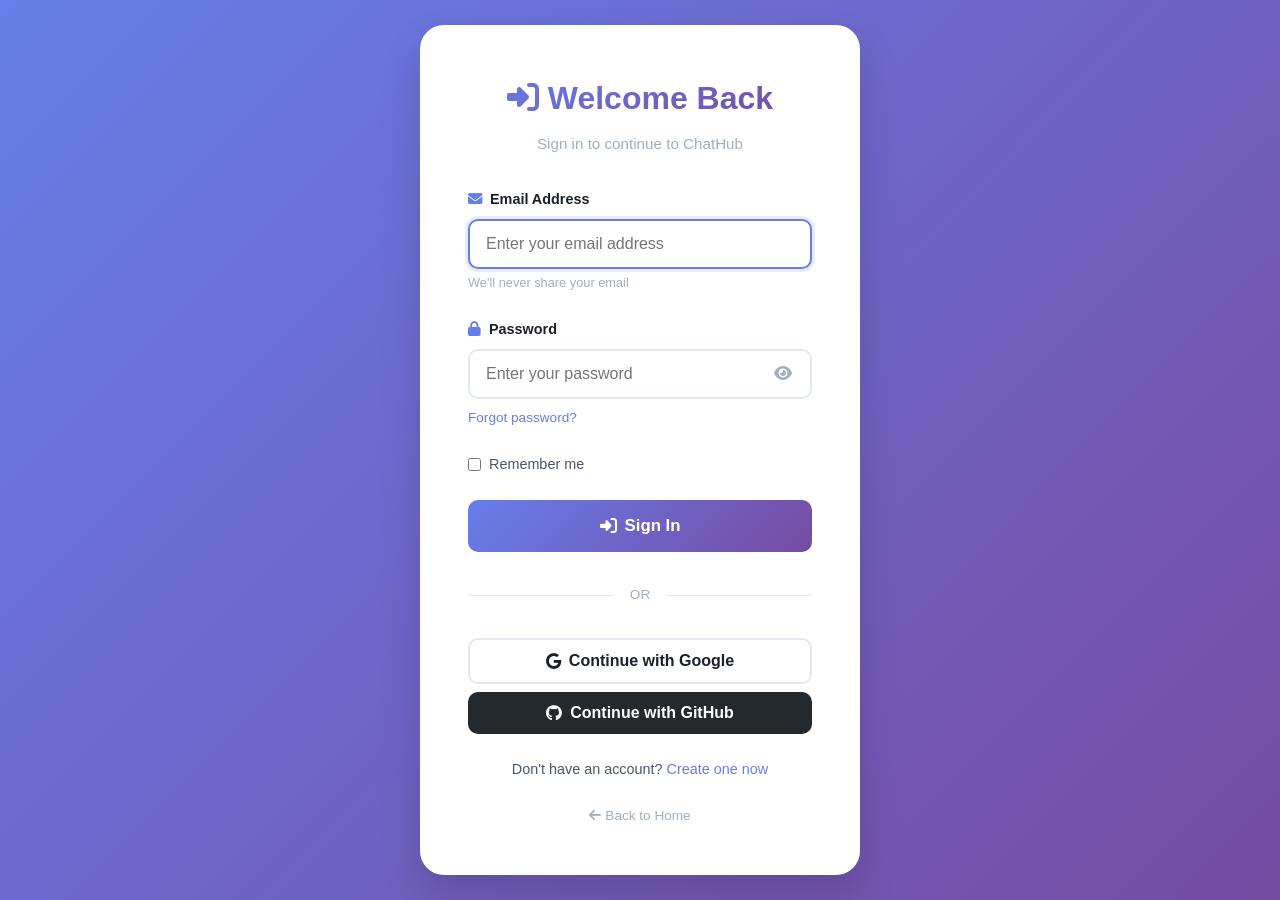
<file: chat.html>
<!DOCTYPE html>
<html lang="en">
<head>
    <meta charset="UTF-8">
    <meta name="viewport" content="width=device-width, initial-scale=1.0">
    <title>Chat - ChatHub</title>
    <link rel="stylesheet" href="https://cdnjs.cloudflare.com/ajax/libs/font-awesome/6.4.0/css/all.min.css">
    <link rel="stylesheet" href="style.css">
</head>
<body>
    <!-- ============================================ -->
    <!-- CHAT.HTML - Main Chat Interface              -->
    <!-- Real-time messaging dashboard               -->
    <!-- ============================================ -->
    
    <div class="chat-app" id="chatApp">
        <!-- Header -->
        <header class="chat-header">
            <div class="chat-header-left">
                <button class="header-btn mobile-menu-btn" onclick="toggleSidebar()" title="Menu">
                    <i class="fas fa-bars"></i>
                </button>
                <span class="chat-logo"><i class="fas fa-comments"></i> ChatHub</span>
            </div>

            <div class="header-center">
                <div class="search-header">
                    <i class="fas fa-search"></i>
                    <input type="text" placeholder="Search messages, users..." id="globalSearch">
                </div>
            </div>

            <div class="user-info">
                <div class="user-avatar" id="currentUserAvatar">U</div>
                <div class="dropdown">
                    <span class="user-name dropdown-toggle" onclick="toggleUserDropdown()" id="currentUserName">User</span>
                    <div class="dropdown-menu" id="userDropdown">
                        <a href="profile.html"><i class="fas fa-user"></i> My Profile</a>
                        <a href="#" onclick="openSettingsModal()"><i class="fas fa-cog"></i> Settings</a>
                        <a href="#" onclick="handleLogout()"><i class="fas fa-sign-out-alt"></i> Logout</a>
                    </div>
                </div>
                <span class="status-dot online"></span>
            </div>

            <div class="header-actions">
                <button class="header-btn" onclick="toggleNotifications()" title="Notifications" id="notifBtn">
                    <i class="fas fa-bell"></i>
                    <span class="notification-badge" id="notifBadge" style="display: none;">0</span>
                </button>
                <button class="header-btn" onclick="openNewChatModal()" title="New Chat">
                    <i class="fas fa-edit"></i>
                </button>
            </div>
        </header>

        <!-- Main Content -->
        <main class="chat-main">
            <!-- Sidebar -->
            <aside class="sidebar" id="sidebar">
                <div class="sidebar-tabs">
                    <button class="sidebar-tab active" data-tab="chats">
                        <i class="fas fa-comment-alt"></i> Chats
                    </button>
                    <button class="sidebar-tab" data-tab="groups">
                        <i class="fas fa-users"></i> Groups
                    </button>
                    <button class="sidebar-tab" data-tab="contacts">
                        <i class="fas fa-address-book"></i> Contacts
                    </button>
                </div>

                <div class="sidebar-search">
                    <div class="search-wrapper">
                        <i class="fas fa-search search-icon"></i>
                        <input type="text" class="search-input" placeholder="Search conversations..." id="searchInput" oninput="filterConversations()">
                    </div>
                </div>

                <div class="online-users-section">
                    <div class="section-title">
                        Online Now 
                        <span class="online-count" id="onlineCount">0</span>
                    </div>
                    <div class="online-users-list" id="onlineUsersList">
                        <!-- Dynamic online users will load here -->
                    </div>
                </div>

                <div class="conversations-list" id="conversationsList">
                    <!-- Dynamic conversations will load here -->
                    <div class="loading-state" id="convLoading">
                        <div class="spinner"></div>
                        <p>Loading conversations...</p>
                    </div>
                </div>
            </aside>

            <!-- Chat Area -->
            <section class="chat-area">
                <!-- Chat Header (Hidden until conversation selected) -->
                <div class="chat-area-header" id="chatAreaHeader" style="display: none;">
                    <div class="chat-with-info">
                        <div class="chat-with-avatar" id="chatWithAvatar">?</div>
                        <div class="chat-with-details">
                            <h3 id="chatWithName">Select a conversation</h3>
                            <div class="chat-with-status" id="chatWithStatus">
                                <span class="status-dot" id="chatStatusDot"></span>
                                <span id="chatStatusText">Offline</span>
                            </div>
                        </div>
                    </div>
                    
                    <div class="chat-actions">
                        <button class="action-btn" title="Voice Call" onclick="startVoiceCall()">
                            <i class="fas fa-phone"></i>
                        </button>
                        <button class="action-btn" title="Video Call" onclick="startVideoCall()">
                            <i class="fas fa-video"></i>
                        </button>
                        <button class="action-btn" title="Search in Chat" onclick="searchInChat()">
                            <i class="fas fa-search"></i>
                        </button>
                        <div class="more-dropdown">
                            <button class="action-btn" onclick="toggleMoreOptions()">
                                <i class="fas fa-ellipsis-v"></i>
                            </button>
                            <div class="more-menu" id="moreOptionsMenu">
                                <a href="#" onclick="viewContactInfo()"><i class="fas fa-user-circle"></i> View Profile</a>
                                <a href="#" onclick="clearChatHistory()"><i class="fas fa-trash"></i> Clear Chat</a>
                                <a href="#" onclick="muteConversation()"><i class="fas fa-bell-slash"></i> Mute</a>
                                <a href="#" onclick="blockUser()"><i class="fas fa-ban"></i> Block User</a>
                            </div>
                        </div>
                    </div>
                </div>

                <!-- Messages Container -->
                <div class="messages-container" id="messagesContainer">
                    <!-- No Chat Selected State -->
                    <div class="no-chat-selected" id="noChatSelected">
                        <div class="welcome-illustration">
                            <i class="fas fa-comments"></i>
                        </div>
                        <h2>Welcome to ChatHub! 👋</h2>
                        <p>Select a conversation from the sidebar or start a new chat</p>
                        
                        <div class="quick-actions">
                            <button class="quick-action-btn" onclick="openNewChatModal()">
                                <i class="fas fa-plus"></i> New Chat
                            </button>
                            <button class="quick-action-btn secondary" onclick="createGroup()">
                                <i class="fas fa-users"></i> Create Group
                            </button>
                        </div>
                    </div>

                    <!-- Typing Indicator (Hidden by default) -->
                    <div class="typing-indicator" id="typingIndicator">
                        <div class="typing-dots">
                            <span class="typing-dot"></span>
                            <span class="typing-dot"></span>
                            <span class="typing-dot"></span>
                        </div>
                        <span class="typing-text" id="typingText">Someone is typing...</span>
                    </div>
                </div>

                <!-- Message Input -->
                <footer class="message-input-container" id="messageInputContainer" style="display: none;">
                    <div class="input-toolbar">
                        <button class="toolbar-btn" title="Attach File" onclick="attachFile()">
                            <i class="fas fa-paperclip"></i>
                        </button>
                        <button class="toolbar-btn" title="Send Image" onclick="sendImage()">
                            <i class="fas fa-image"></i>
                        </button>
                        <button class="toolbar-btn" title="Send GIF" onclick="sendGif()">
                            <i class="fas fa-film"></i>
                        </button>
                        <button class="toolbar-btn" title="Voice Message" onclick="recordVoice()">
                            <i class="fas fa-microphone"></i>
                        </button>
                        <button class="toolbar-btn" title="Emoji" onclick="toggleEmojiPicker()">
                            <i class="fas fa-smile"></i>
                        </button>
                    </div>

                    <div class="input-wrapper">
                        <textarea class="message-input" id="messageInput" 
                                  placeholder="Type a message... (Press Enter to send, Shift+Enter for new line)" 
                                  rows="1" 
                                  onkeydown="handleKeyDown(event)" 
                                  oninput="autoResize(this); handleTyping()">
                        </textarea>
                        
                        <div class="input-actions">
                            <button class="input-btn schedule-btn" title="Schedule Message" onclick="scheduleMessage()">
                                <i class="fas fa-clock"></i>
                            </button>
                            <button class="input-btn send-btn" onclick="sendMessage()" title="Send Message (Enter)">
                                <i class="fas fa-paper-plane"></i>
                            </button>
                        </div>
                    </div>
                </footer>
            </section>
        </main>
    </div>

    <!-- New Chat Modal -->
    <div class="modal-overlay" id="newChatModal">
        <div class="modal modal-large">
            <div class="modal-header">
                <h2><i class="fas fa-edit"></i> Start New Chat</h2>
                <button class="modal-close" onclick="closeNewChatModal()">&times;</button>
            </div>
            
            <div class="modal-search">
                <i class="fas fa-search"></i>
                <input type="text" placeholder="Search users by name or email..." id="newChatSearch" oninput="searchUsersForChat(this.value)">
            </div>

            <div class="suggested-users" id="suggestedUsers">
                <h4>Suggested Users</h4>
                <div class="users-grid" id="usersGrid">
                    <!-- Dynamic user cards -->
                </div>
            </div>
        </div>
    </div>

    <!-- Notifications Panel -->
    <div class="notifications-panel" id="notificationsPanel" style="display: none;">
        <div class="panel-header">
            <h3><i class="fas fa-bell"></i> Notifications</h3>
            <button class="btn-link" onclick="markAllRead()">Mark all as read</button>
        </div>
        <div class="notifications-list" id="notificationsList">
            <div class="empty-notifications">
                <i class="fas fa-bell-slash"></i>
                <p>No new notifications</p>
            </div>
        </div>
    </div>

    <!-- Settings Modal -->
    <div class="modal-overlay" id="settingsModal">
        <div class="modal">
            <div class="modal-header">
                <h2><i class="fas fa-cog"></i> Settings</h2>
                <button class="modal-close" onclick="closeSettingsModal()">&times;</button>
            </div>
            
            <div class="settings-sections">
                <div class="setting-group">
                    <h4><i class="fas fa-palette"></i> Appearance</h4>
                    <label class="setting-item">
                        <span>Dark Mode</span>
                        <input type="checkbox" id="darkModeToggle" onchange="toggleDarkMode()">
                    </label>
                    <label class="setting-item">
                        <span>Compact View</span>
                        <input type="checkbox" id="compactToggle">
                    </label>
                </div>

                <div class="setting-group">
                    <h4><i class="fas fa-bell"></i> Notifications</h4>
                    <label class="setting-item">
                        <span>Desktop Notifications</span>
                        <input type="checkbox" id="desktopNotif" checked onchange="toggleDesktopNotifications()">
                    </label>
                    <label class="setting-item">
                        <span>Sound Effects</span>
                        <input type="checkbox" id="soundEffects" checked>
                    </label>
                </div>

                <div class="setting-group">
                    <h4><i class="fas fa-lock"></i> Privacy</h4>
                    <label class="setting-item">
                        <span>Show Online Status</span>
                        <input type="checkbox" id="showOnlineStatus" checked>
                    </label>
                    <label class="setting-item">
                        <span>Read Receipts</span>
                        <input type="checkbox" id="readReceipts" checked>
                    </label>
                </div>
            </div>
        </div>
    </div>

    <!-- Toast Notification -->
    <div class="toast" id="toast"></div>

    <!-- Appwrite SDK -->
    <script src="https://cdn.appwrite.io/sdk/v2/client.js"></script>
    
    <!-- Core Configuration -->
    <script src="config.js"></script>
    
    <!-- Auth Functions -->
    <script src="auth.js"></script>
    
    <!-- Chat Functions -->
    <script src="chat.js"></script>

    <script>
        // Initialize Chat Page
        document.addEventListener('DOMContentLoaded', async () => {
            await checkSession();
            
            if (currentUser) {
                showChatApp(currentUser);
                await loadUsersAndConversations();
                subscribeToRealtime();
                
                // Setup sidebar tabs
                setupSidebarTabs();
            } else {
                window.location.href = 'login.html';
            }
        });

        function setupSidebarTabs() {
            const tabs = document.querySelectorAll('.sidebar-tab');
            tabs.forEach(tab => {
                tab.addEventListener('click', () => {
                    tabs.forEach(t => t.classList.remove('active'));
                    tab.classList.add('active');
                    // Could filter conversations based on tab
                });
            });
        }

        // Additional chat page functions
        function toggleUserDropdown() {
            document.getElementById('userDropdown').classList.toggle('show');
        }

        function toggleNotifications() {
            const panel = document.getElementById('notificationsPanel');
            panel.style.display = panel.style.display === 'none' ? 'block' : 'none';
        }

        function openNewChatModal() {
            document.getElementById('newChatModal').style.display = 'flex';
            searchUsersForChat('');
        }

        function closeNewChatModal() {
            document.getElementById('newChatModal').style.display = 'none';
        }

        function openSettingsModal() {
            document.getElementById('settingsModal').style.display = 'flex';
        }

        function closeSettingsModal() {
            document.getElementById('settingsModal').style.display = 'none';
        }

        async function searchUsersForChat(query) {
            // Search and display users for starting new chat
            const grid = document.getElementById('usersGrid');
            grid.innerHTML = '<div class="spinner"></div>';
            
            try {
                const response = await databases.listDocuments(
                    CONFIG.databaseId,
                    CONFIG.usersCollectionId,
                    [Appwrite.Query.limit(20)]
                );
                
                const users = response.documents.filter(u => u.userId !== currentUser.$id);
                
                if (query) {
                    var filtered = users.filter(u => 
                        u.name.toLowerCase().includes(query.toLowerCase()) ||
                        u.email.toLowerCase().includes(query.toLowerCase())
                    );
                } else {
                    filtered = users;
                }
                
                if (filtered.length === 0) {
                    grid.innerHTML = '<p style="text-align: center; color: var(--text-light); padding: 20px;">No users found</p>';
                    return;
                }
                
                grid.innerHTML = filtered.map(user => `
                    <div class="user-card" onclick="selectConversation('${user.userId}', '${user.name.replace(/'/g, "\\'")}'); closeNewChatModal();">
                        <div class="user-card-avatar" style="background: linear-gradient(135deg, ${getRandomColor(user.userId).join(',')})">
                            ${getInitials(user.name)}
                        </div>
                        <div class="user-card-info">
                            <strong>${user.name}</strong>
                            <small>${user.isOnline ? '🟢 Online' : '⚫ Offline'}</small>
                        </div>
                        <button class="chat-now-btn"><i class="fas fa-comment"></i></button>
                    </div>
                `).join('');
                
            } catch (error) {
                grid.innerHTML = '<p style="color: var(--error-color);">Error loading users</p>';
            }
        }

        function toggleMoreOptions() {
            document.getElementById('moreOptionsMenu').classList.toggle('show');
        }

        function startVoiceCall() {
            showToast('📞 Voice call feature coming soon!');
        }

        function startVideoCall() {
            showToast('📹 Video call feature coming soon!');
        }

        function searchInChat() {
            showToast('🔍 Search in chat coming soon!');
        }

        function viewContactInfo() {
            if (currentConversation) {
                window.location.href = `profile.html?userId=${currentConversation.userId}`;
            }
        }

        function clearChatHistory() {
            if (confirm('Are you sure you want to clear this chat history?')) {
                showToast('Chat history cleared!');
            }
        }

        function muteConversation() {
            showToast('🔇 Conversation muted!');
        }

        function blockUser() {
            if (confirm('Are you sure you want to block this user?')) {
                showToast('🚫 User blocked!');
            }
        }

        function attachFile() {
            showToast('📎 File attachment coming soon!');
        }

        function sendImage() {
            showToast('🖼️ Image upload coming soon!');
        }

        function sendGif() {
            showToast('🎬 GIF picker coming soon!');
        }

        recordVoice = function() {
            showToast('🎤 Voice recording coming soon!');
        };

        function toggleEmojiPicker() {
            showToast('😀 Emoji picker coming soon!');
        }

        function scheduleMessage() {
            showToast('⏰ Schedule message coming soon!');
        }

        function createGroup() {
            showToast('👥 Group creation coming soon!');
        }

        function markAllRead() {
            document.getElementById('notifBadge').style.display = 'none';
            showToast('All notifications marked as read');
        }

        function toggleDarkMode() {
            document.body.classList.toggle('dark-mode');
            showToast('Dark mode toggled!');
        }

        function toggleDesktopNotifications() {
            if ('Notification' in window) {
                Notification.requestPermission();
            }
        }

        // Close dropdowns when clicking outside
        document.addEventListener('click', (e) => {
            if (!e.target.closest('.dropdown')) {
                document.getElementById('userDropdown')?.classList.remove('show');
            }
            if (!e.target.closest('.more-dropdown')) {
                document.getElementById('moreOptionsMenu')?.classList.remove('show');
            }
            if (!e.target.closest('.header-actions') && !e.target.closest('#notificationsPanel')) {
                document.getElementById('notificationsPanel').style.display = 'none';
            }
        });
    </script>
</body>
</html>
</file>
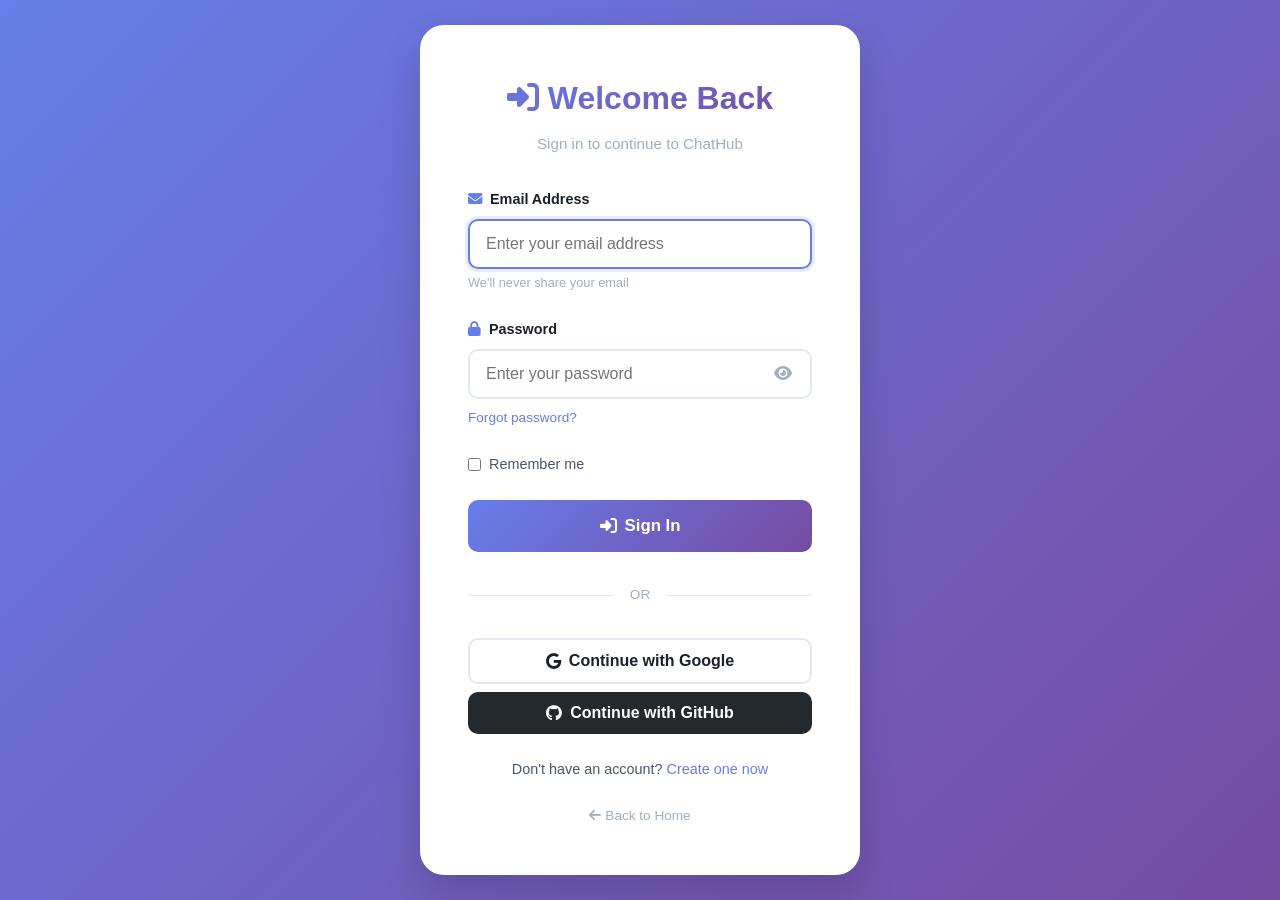
<file: login.html>
<!DOCTYPE html>
<html lang="en">
<head>
    <meta charset="UTF-8">
    <meta name="viewport" content="width=device-width, initial-scale=1.0">
    <title>Login - ChatHub</title>
    <link rel="stylesheet" href="https://cdnjs.cloudflare.com/ajax/libs/font-awesome/6.4.0/css/all.min.css">
    <link rel="stylesheet" href="style.css">
</head>
<body class="auth-page">
    <!-- ============================================ -->
    <!-- LOGIN.HTML - Dedicated Login Page            -->
    <!-- Full login form with validation              -->
    <!-- ============================================ -->
    
    <div class="auth-container">
        <div class="auth-box">
            <div class="auth-header">
                <h1><i class="fas fa-sign-in-alt"></i> Welcome Back</h1>
                <p>Sign in to continue to ChatHub</p>
            </div>

            <div id="loginAlert" class="alert"></div>

            <form onsubmit="handleLogin(event)" id="loginForm">
                <div class="form-group">
                    <label for="loginEmail">
                        <i class="fas fa-envelope"></i> Email Address
                    </label>
                    <input type="email" id="loginEmail" placeholder="Enter your email address" required autocomplete="email">
                    <small class="form-hint">We'll never share your email</small>
                </div>

                <div class="form-group">
                    <label for="loginPassword">
                        <i class="fas fa-lock"></i> Password
                    </label>
                    <div class="password-wrapper">
                        <input type="password" id="loginPassword" placeholder="Enter your password" required minlength="6" autocomplete="current-password">
                        <button type="button" class="toggle-password" onclick="togglePasswordVisibility('loginPassword', this)">
                            <i class="fas fa-eye"></i>
                        </button>
                    </div>
                    <a href="#" class="forgot-link">Forgot password?</a>
                </div>

                <div class="form-options">
                    <label class="checkbox-label">
                        <input type="checkbox" id="rememberMe">
                        <span>Remember me</span>
                    </label>
                </div>

                <button type="submit" class="btn-primary btn-large" id="loginBtn">
                    <i class="fas fa-sign-in-alt"></i> Sign In
                </button>
            </form>

            <div class="divider">
                <span>OR</span>
            </div>

            <div class="social-login">
                <button class="btn-social btn-google" onclick="handleGoogleLogin()">
                    <i class="fab fa-google"></i> Continue with Google
                </button>
                <button class="btn-social btn-github" onclick="handleGithubLogin()">
                    <i class="fab fa-github"></i> Continue with GitHub
                </button>
            </div>

            <div class="auth-footer">
                <p>Don't have an account? <a href="signup.html">Create one now</a></p>
                <a href="index.html" class="back-link"><i class="fas fa-arrow-left"></i> Back to Home</a>
            </div>
        </div>
    </div>

    <!-- Toast Notification -->
    <div class="toast" id="toast"></div>

    <!-- Appwrite SDK -->
    <script src="https://cdn.appwrite.io/sdk/v2/client.js"></script>
    
    <!-- Core Configuration -->
    <script src="config.js"></script>
    
    <!-- Auth Functions -->
    <script src="auth.js"></script>

    <script>
        // Page-specific login logic
        document.addEventListener('DOMContentLoaded', () => {
            // Check if already logged in
            checkSession();
            
            // Focus on email input
            document.getElementById('loginEmail').focus();
        });

        function togglePasswordVisibility(inputId, button) {
            const input = document.getElementById(inputId);
            const icon = button.querySelector('i');
            
            if (input.type === 'password') {
                input.type = 'text';
                icon.classList.remove('fa-eye');
                icon.classList.add('fa-eye-slash');
            } else {
                input.type = 'password';
                icon.classList.remove('fa-eye-slash');
                icon.classList.add('fa-eye');
            }
        }

        async function handleGoogleLogin() {
            showToast('Google login coming soon!');
        }

        async function handleGithubLogin() {
            showToast('GitHub login coming soon!');
        }
    </script>
</body>
</html>
</file>
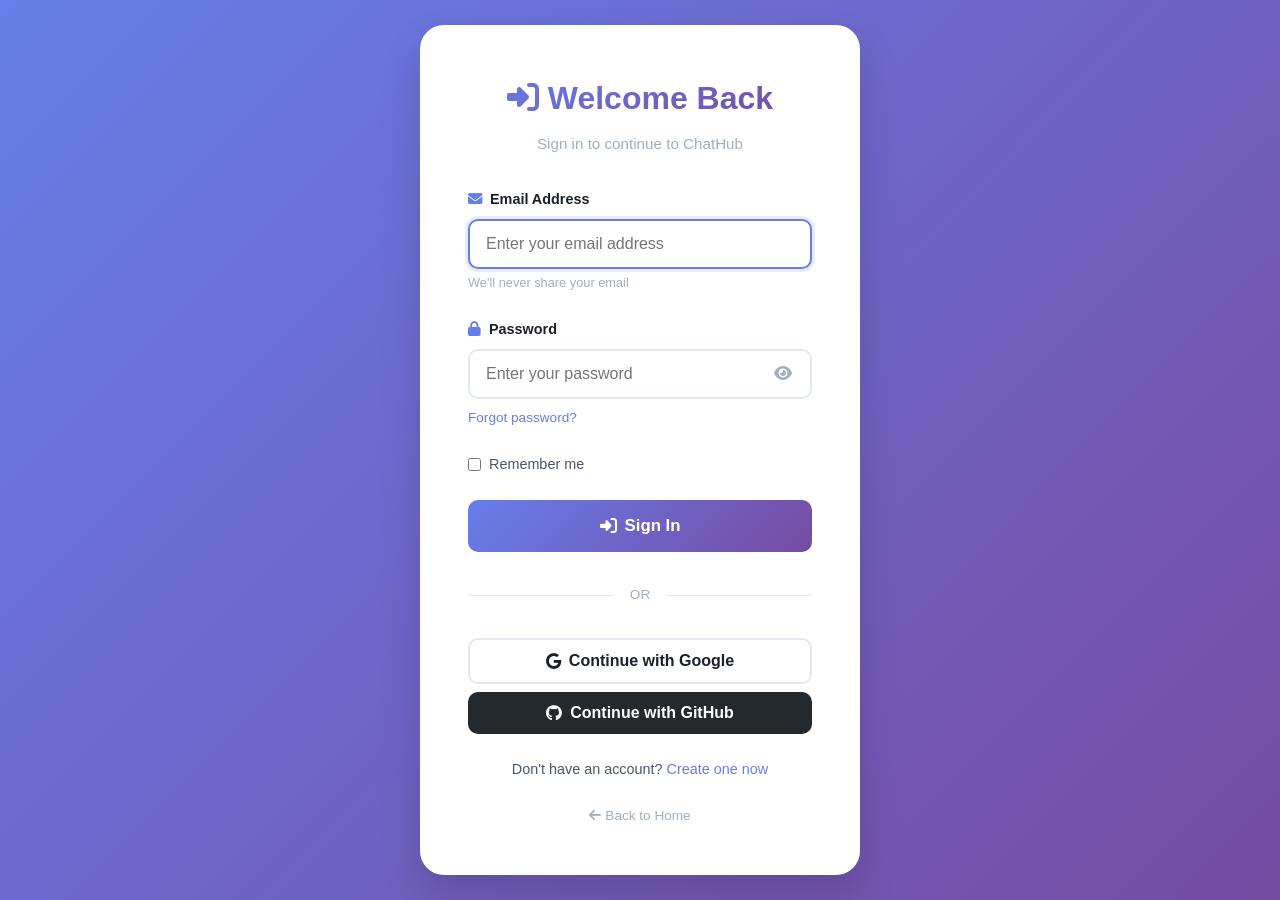
<file: profile.html>
<!DOCTYPE html>
<html lang="en">
<head>
    <meta charset="UTF-8">
    <meta name="viewport" content="width=device-width, initial-scale=1.0">
    <title>Profile - ChatHub</title>
    <link rel="stylesheet" href="https://cdnjs.cloudflare.com/ajax/libs/font-awesome/6.4.0/css/all.min.css">
    <link rel="stylesheet" href="style.css">
</head>
<body>
    <!-- ============================================ -->
    <!-- PROFILE.HTML - User Profile Page              -->
    <!-- View & edit user profile settings            -->
    <!-- ============================================ -->
    
    <div class="chat-app" id="chatApp">
        <!-- Header -->
        <header class="chat-header">
            <div class="chat-header-left">
                <a href="chat.html" class="header-btn" title="Back to Chat">
                    <i class="fas fa-arrow-left"></i>
                </a>
                <span class="chat-logo"><i class="fas fa-user-circle"></i> Profile</span>
            </div>

            <div class="header-actions">
                <button class="header-btn" onclick="toggleEditMode()" id="editBtn" title="Edit Profile">
                    <i class="fas fa-edit"></i>
                </button>
                <button class="header-btn" onclick="handleLogout()" title="Logout">
                    <i class="fas fa-sign-out-alt"></i>
                </button>
            </div>
        </header>

        <!-- Main Content -->
        <main class="profile-main">
            <!-- Profile Header Card -->
            <section class="profile-header-card">
                <div class="profile-cover">
                    <div class="cover-gradient"></div>
                    <button class="change-cover-btn" onclick="changeCoverPhoto()">
                        <i class="fas fa-camera"></i> Change Cover
                    </button>
                </div>
                
                <div class="profile-avatar-section">
                    <div class="profile-avatar-large" id="profileAvatarLarge">U</div>
                    <button class="avatar-edit-btn" onclick="changeAvatar()">
                        <i class="fas fa-camera"></i>
                    </button>
                    <div class="online-status-badge" id="profileOnlineStatus">
                        <span class="status-dot online"></span> Online
                    </div>
                </div>

                <div class="profile-name-section">
                    <h1 id="profileDisplayName">Username</h1>
                    <p class="profile-username" id="profileHandle">@username</p>
                    <p class="profile-bio" id="profileBio">Hey there! I'm using ChatHub 🚀</p>
                </div>

                <div class="profile-stats">
                    <div class="stat-item">
                        <strong id="statMessages">0</strong>
                        <span>Messages</span>
                    </div>
                    <div class="stat-item">
                        <strong id="statContacts">0</strong>
                        <span>Contacts</span>
                    </div>
                    <div class="stat-item">
                        <strong id="statGroups">0</strong>
                        <span>Groups</span>
                    </div>
                    <div class="stat-item">
                        <strong id="statDays">0</strong>
                        <span>Days Active</span>
                    </div>
                </div>
            </section>

            <!-- Profile Information -->
            <section class="profile-info-section">
                <h2 class="section-title"><i class="fas fa-info-circle"></i> About</h2>
                
                <div class="info-grid">
                    <div class="info-item">
                        <i class="fas fa-envelope"></i>
                        <div class="info-content">
                            <label>Email</label>
                            <span id="profileEmail">email@example.com</span>
                            <input type="email" id="editEmail" class="edit-input" style="display: none;">
                        </div>
                    </div>
                    
                    <div class="info-item">
                        <i class="fas fa-phone"></i>
                        <div class="info-content">
                            <label>Phone</label>
                            <span id="profilePhone">Not set</span>
                            <input type="tel" id="editPhone" class="edit-input" style="display: none;" placeholder="Add phone number">
                        </div>
                    </div>
                    
                    <div class="info-item">
                        <i class="fas fa-calendar-alt"></i>
                        <div class="info-content">
                            <label>Member Since</label>
                            <span id="profileJoinDate">-</span>
                        </div>
                    </div>
                    
                    <div class="info-item">
                        <i class="fas fa-clock"></i>
                        <div class="info-content">
                            <label>Last Seen</label>
                            <span id="profileLastSeen">Just now</span>
                        </div>
                    </div>
                    
                    <div class="info-item full-width">
                        <i class="fas fa-map-marker-alt"></i>
                        <div class="info-content">
                            <label>Location</label>
                            <span id="profileLocation">Not set</span>
                            <input type="text" id="editLocation" class="edit-input" style="display: none;" placeholder="Add location">
                        </div>
                    </div>
                    
                    <div class="info-item full-width">
                        <i class="fas fa-globe"></i>
                        <div class="info-content">
                            <label>Website</label>
                            <span id="profileWebsite">Not set</span>
                            <input type="url" id="editWebsite" class="edit-input" style="display: none;" placeholder="Add website URL">
                        </div>
                    </div>
                </div>
            </section>

            <!-- Status Message Section -->
            <section class="profile-status-section">
                <h2 class="section-title"><i class="fas fa-comment-dots"></i> Status Message</h2>
                
                <div class="status-options">
                    <button class="status-option active" onclick="setStatus('available')">
                        <span class="status-dot online"></span> Available
                    </button>
                    <button class="status-option" onclick="setStatus('busy')">
                        <span class="status-dot busy"></span> Busy
                    </button>
                    <button class="status-option" onclick="setStatus('away')">
                        <span class="status-dot away"></span> Away
                    </button>
                    <button class="status-option" onclick="setStatus('invisible')">
                        <span class="status-dot offline"></span> Invisible
                    </button>
                </div>

                <div class="custom-status">
                    <input type="text" id="customStatusInput" placeholder="Set a custom status message..." maxlength="100">
                    <button class="btn-primary btn-small" onclick="saveCustomStatus()">Save</button>
                </div>
            </section>

            <!-- Privacy Settings -->
            <section class="privacy-section">
                <h2 class="section-title"><i class="fas fa-shield-alt"></i> Privacy Settings</h2>
                
                <div class="setting-toggle">
                    <div class="toggle-info">
                        <strong>Show Online Status</strong>
                        <small>Let others see when you're online</small>
                    </div>
                    <label class="switch">
                        <input type="checkbox" id="showOnlineToggle" checked onchange="updatePrivacySetting('showOnline', this.checked)">
                        <span class="slider"></span>
                    </label>
                </div>

                <div class="setting-toggle">
                    <div class="toggle-info">
                        <strong>Read Receipts</strong>
                        <small>Show when you've read messages</small>
                    </div>
                    <label class="switch">
                        <input type="checkbox" id="readReceiptsToggle" checked onchange="updatePrivacySetting('readReceipts', this.checked)">
                        <span class="slider"></span>
                    </label>
                </div>

                <div class="setting-toggle">
                    <div class="toggle-info">
                        <strong>Profile Photo Visibility</strong>
                        <small>Who can see your profile picture</small>
                    </div>
                    <select id="photoVisibility" class="select-input" onchange="updatePrivacySetting('photoVisibility', this.value)">
                        <option value="everyone">Everyone</option>
                        <option value="contacts">My Contacts Only</option>
                        <option value="nobody">Nobody</option>
                    </select>
                </div>

                <div class="setting-toggle">
                    <div class="toggle-info">
                        <strong>Last Seen Visibility</strong>
                        <small>Who can see your last seen time</small>
                    </div>
                    <select id="lastSeenVisibility" class="select-input" onchange="updatePrivacySetting('lastSeenVisibility', this.value)">
                        <option value="everyone">Everyone</option>
                        <option value="contacts">My Contacts Only</option>
                        <option value="nobody">Nobody</option>
                    </select>
                </div>
            </section>

            <!-- Security Section -->
            <section class="security-section">
                <h2 class="section-title"><i class="fas fa-lock"></i> Security</h2>
                
                <div class="security-actions">
                    <button class="security-btn" onclick="changePassword()">
                        <i class="fas fa-key"></i>
                        <div>
                            <strong>Change Password</strong>
                            <small>Update your account password</small>
                        </div>
                    </button>
                    
                    <button class="security-btn" onclick="enableTwoFactor()">
                        <i class="fas fa-shield-alt"></i>
                        <div>
                            <strong>Two-Factor Authentication</strong>
                            <small>Add extra security to your account</small>
                        </div>
                    </button>
                    
                    <button class="security-btn danger" onclick="viewActiveSessions()">
                        <i class="fas fa-laptop"></i>
                        <div>
                            <strong>Active Sessions</strong>
                            <small>Manage your logged-in devices</small>
                        </div>
                    </button>
                    
                    <button class="security-btn danger" onclick="deleteAccount()">
                        <i class="fas fa-trash-alt"></i>
                        <div>
                            <strong>Delete Account</strong>
                            <small>Permanently delete your account and data</small>
                        </div>
                    </button>
                </div>
            </section>

            <!-- Action Buttons -->
            <section class="profile-actions">
                <button class="btn-primary btn-large" id="saveProfileBtn" style="display: none;" onclick="saveProfileChanges()">
                    <i class="fas fa-save"></i> Save Changes
                </button>
                <a href="chat.html" class="btn-secondary btn-large">
                    <i class="fas fa-arrow-left"></i> Back to Chat
                </a>
            </section>
        </main>
    </div>

    <!-- Change Password Modal -->
    <div class="modal-overlay" id="passwordModal">
        <div class="modal">
            <div class="modal-header">
                <h2><i class="fas fa-key"></i> Change Password</h2>
                <button class="modal-close" onclick="closePasswordModal()">&times;</button>
            </div>
            
            <form onsubmit="handlePasswordChange(event)">
                <div class="form-group">
                    <label>Current Password</label>
                    <input type="password" id="currentPassword" required>
                </div>
                <div class="form-group">
                    <label>New Password</label>
                    <input type="password" id="newPassword" required minlength="8">
                </div>
                <div class="form-group">
                    <label>Confirm New Password</label>
                    <input type="password" id="confirmNewPassword" required>
                </div>
                <button type="submit" class="btn-primary">Update Password</button>
            </form>
        </div>
    </div>

    <!-- Avatar Upload Modal -->
    <div class="modal-overlay" id="avatarModal">
        <div class="modal modal-small">
            <div class="modal-header">
                <h2><i class="fas fa-camera"></i> Change Avatar</h2>
                <button class="modal-close" onclick="closeAvatarModal()">&times;</button>
            </div>
            
            <div class="avatar-options">
                <div class="avatar-preview-large" id="avatarPreview">U</div>
                
                <div class="avatar-upload-options">
                    <label class="upload-option">
                        <i class="fas fa-upload"></i>
                        <span>Upload Image</span>
                        <input type="file" accept="image/*" onchange="previewAvatar(this)" hidden>
                    </label>
                    <button class="upload-option" onclick="generateRandomAvatar()">
                        <i class="fas fa-random"></i>
                        <span>Generate Random</span>
                    </button>
                    <button class="upload-option" onclick="removeAvatar()">
                        <i class="fas fa-times"></i>
                        <span>Remove Photo</span>
                    </button>
                </div>
            </div>
        </div>
    </div>

    <!-- Toast Notification -->
    <div class="toast" id="toast"></div>

    <!-- Appwrite SDK -->
    <script src="https://cdn.appwrite.io/sdk/v2/client.js"></script>
    
    <!-- Core Configuration -->
    <script src="config.js"></script>
    
    <!-- Auth Functions -->
    <script src="auth.js"></script>

    <script>
        // Profile Page Logic
        let editMode = false;
        let profileData = null;

        document.addEventListener('DOMContentLoaded', async () => {
            await checkSession();
            
            if (currentUser) {
                showChatApp(currentUser);
                await loadProfileData();
            } else {
                window.location.href = 'login.html';
            }
        });

        async function loadProfileData() {
            try {
                // Load user profile from database
                const response = await databases.getDocument(
                    CONFIG.databaseId,
                    CONFIG.usersCollectionId,
                    currentUser.$id
                );
                
                profileData = response;
                updateProfileUI(response);
                
            } catch (error) {
                console.log('Using session data for profile');
                updateProfileUI(currentUser);
            }
        }

        function updateProfileUI(data) {
            const name = data.name || currentUser?.name || 'User';
            const email = data.email || currentUser?.email || '';
            const initials = getInitials(name);

            // Update avatar
            document.getElementById('profileAvatarLarge').textContent = initials;
            document.getElementById('currentUserAvatar').textContent = initials;

            // Update name and handle
            document.getElementById('profileDisplayName').textContent = name;
            document.getElementById('profileHandle').textContent = '@' + (name.toLowerCase().replace(/\s+/g, ''));
            document.getElementById('currentUserName').textContent = name;

            // Update info fields
            document.getElementById('profileEmail').textContent = email;
            document.getElementById('editEmail').value = email;

            // Update dates
            if (data.$createdAt || currentUser?.$createdAt) {
                const joinDate = new Date(data.$createdAt || currentUser.$createdAt);
                document.getElementById('profileJoinDate').textContent = joinDate.toLocaleDateString('en-US', {
                    year: 'numeric',
                    month: 'long',
                    day: 'numeric'
                });
            }

            if (data.lastSeen) {
                document.getElementById('profileLastSeen').textContent = formatTime(data.lastSeen);
            }

            // Calculate stats (mock for now)
            calculateStats(data.$createdAt || currentUser?.$createdAt);

            // Load custom status if exists
            if (data.statusMessage) {
                document.getElementById('customStatusInput').value = data.statusMessage;
            }
        }

        function calculateStats(joinDateStr) {
            const joinDate = new Date(joinDateStr);
            const now = new Date();
            const daysDiff = Math.floor((now - joinDate) / (1000 * 60 * 60 * 24));
            
            document.getElementById('statDays').textContent = daysDiff || 1;
            // Other stats would come from actual database queries
        }

        function toggleEditMode() {
            editMode = !editMode;
            const btn = document.getElementById('editBtn');
            const saveBtn = document.getElementById('saveProfileBtn');

            if (editMode) {
                btn.innerHTML = '<i class="fas fa-times"></i>';
                btn.title = 'Cancel Editing';
                saveBtn.style.display = 'inline-flex';

                // Show edit inputs
                document.querySelectorAll('.edit-input').forEach(input => {
                    input.style.display = 'block';
                    input.previousElementSibling.style.display = 'none';
                });
            } else {
                btn.innerHTML = '<i class="fas fa-edit"></i>';
                btn.title = 'Edit Profile';
                saveBtn.style.display = 'none';

                // Hide edit inputs
                document.querySelectorAll('.edit-input').forEach(input => {
                    input.style.display = 'none';
                    input.previousElementSibling.style.display = 'inline';
                });
            }
        }

        async function saveProfileChanges() {
            try {
                const updatedData = {
                    name: document.getElementById('editEmail')?.value ? 
                           (document.getElementById('editName')?.value || currentUser.name) : currentUser.name,
                    email: document.getElementById('editEmail')?.value || currentUser.email,
                    phone: document.getElementById('editPhone')?.value || '',
                    location: document.getElementById('editLocation')?.value || '',
                    website: document.getElementById('editWebsite')?.value || ''
                };

                await databases.updateDocument(
                    CONFIG.databaseId,
                    CONFIG.usersCollectionId,
                    currentUser.$id,
                    updatedData
                );

                showToast('✅ Profile updated successfully!');
                toggleEditMode();
                await loadProfileData();

            } catch (error) {
                showToast('❌ Error updating profile: ' + error.message);
            }
        }

        function setStatus(status) {
            document.querySelectorAll('.status-option').forEach(btn => btn.classList.remove('active'));
            event.target.closest('.status-option').classList.add('active');
            
            const statusMap = {
                'available': { color: 'online', text: 'Available' },
                'busy': { color: 'busy', text: 'Busy' },
                'away': { color: 'away', text: 'Away' },
                'invisible': { color: 'offline', text: 'Invisible' }
            };

            const badge = document.getElementById('profileOnlineStatus');
            badge.innerHTML = `<span class="status-dot ${statusMap[status].color}"></span> ${statusMap[status].text}`;
            
            showToast(`Status: ${statusMap[status].text}`);
        }

        async function saveCustomStatus() {
            const status = document.getElementById('customStatusInput').value;
            
            try {
                await databases.updateDocument(
                    CONFIG.databaseId,
                    CONFIG.usersCollectionId,
                    currentUser.$id,
                    { statusMessage: status }
                );
                showToast('✅ Status saved!');
            } catch (error) {
                showToast('Error saving status');
            }
        }

        function updatePrivacySetting(setting, value) {
            console.log(`Updating ${setting} to:`, value);
            showToast(`${setting} updated!`);
        }

        function changePassword() {
            document.getElementById('passwordModal').style.display = 'flex';
        }

        function closePasswordModal() {
            document.getElementById('passwordModal').style.display = 'none';
        }

        async function handlePasswordChange(event) {
            event.preventDefault();
            showToast('Password change feature requires server-side implementation');
            closePasswordModal();
        }

        function enableTwoFactor() {
            showToast('🔐 Two-factor authentication coming soon!');
        }

        function viewActiveSessions() {
            showToast('💻 Session management coming soon!');
        }

        function deleteAccount() {
            if (confirm('⚠️ Are you sure you want to delete your account? This action cannot be undone!')) {
                if (confirm('This will permanently delete all your data. Type DELETE to confirm.')) {
                    showToast('Account deletion requires additional confirmation');
                }
            }
        }

        function changeCoverPhoto() {
            showToast('🖼️ Cover photo upload coming soon!');
        }

        function changeAvatar() {
            document.getElementById('avatarModal').style.display = 'flex';
        }

        function closeAvatarModal() {
            document.getElementById('avatarModal').style.display = 'none';
        }

        function previewAvatar(input) {
            if (input.files && input.files[0]) {
                const reader = new FileReader();
                reader.onload = function(e) {
                    // For now, just show a preview concept
                    document.getElementById('avatarPreview').innerHTML = 
                        `<img src="${e.target.result}" style="width: 120px; height: 120px; border-radius: 50%; object-fit: cover;">`;
                };
                reader.readAsDataURL(input.files[0]);
            }
        }

        function generateRandomAvatar() {
            const colors = ['#667eea', '#764ba2', '#f093fb', '#f5576c', '#4facfe', '#00f2fe', '#43e97b', '#38f9d7'];
            const randomColor = colors[Math.floor(Math.random() * colors.length)];
            document.getElementById('avatarPreview').style.background = randomColor;
            document.getElementById('avatarPreview').textContent = getInitials(currentUser.name);
            showToast('Random avatar generated!');
        }

        function removeAvatar() {
            document.getElementById('avatarPreview').style.background = 'linear-gradient(135deg, #667eea, #764ba2)';
            document.getElementById('avatarPreview').textContent = getInitials(currentUser.name);
            showToast('Avatar removed');
        }

        // Close modals on outside click
        document.querySelectorAll('.modal-overlay').forEach(modal => {
            modal.addEventListener('click', (e) => {
                if (e.target === modal) {
                    modal.style.display = 'none';
                }
            });
        });
    </script>
</body>
</html>
</file>
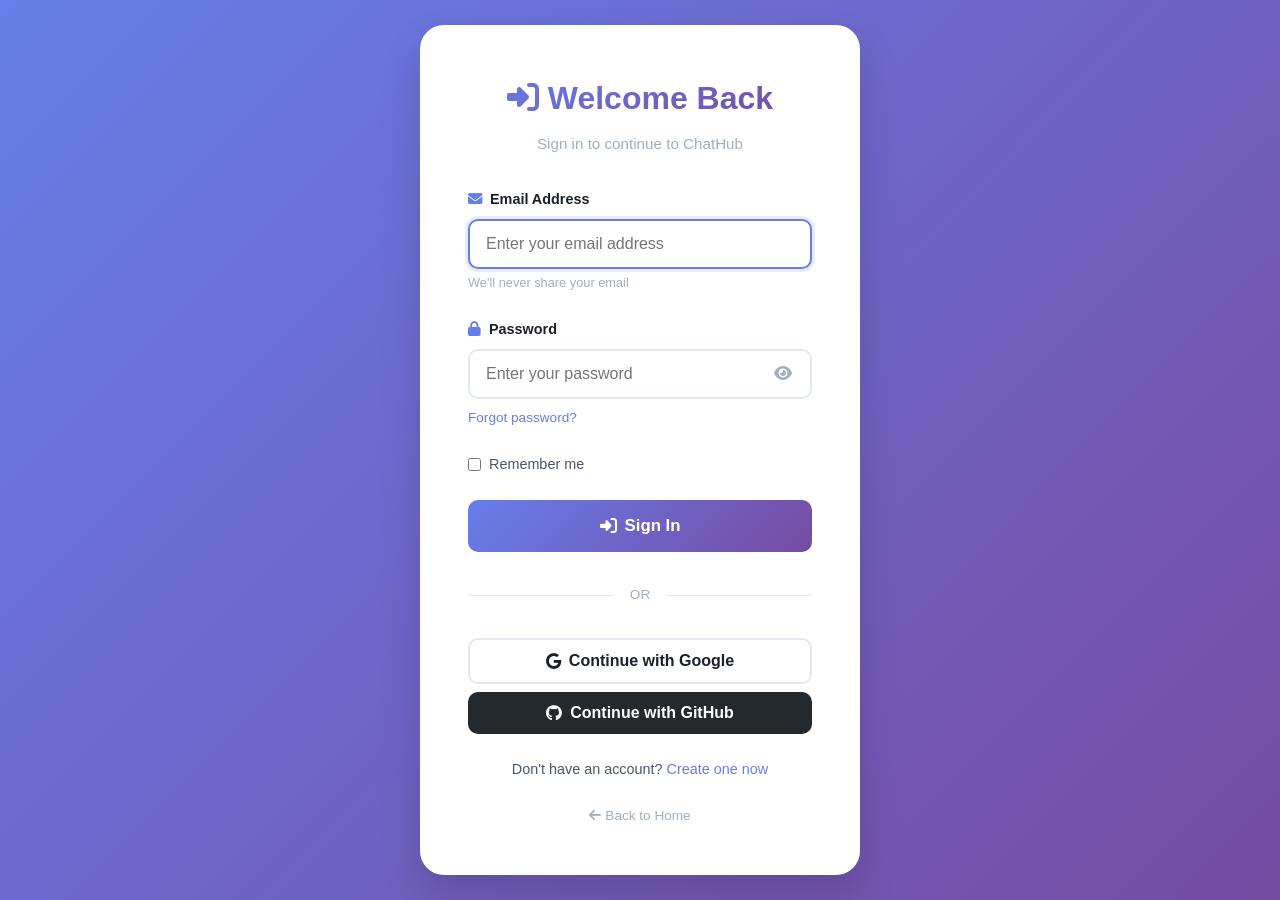
<file: rooms.html>
<!DOCTYPE html>
<html lang="en">
<head>
    <meta charset="UTF-8">
    <meta name="viewport" content="width=device-width, initial-scale=1.0">
    <title>Rooms & Groups - ChatHub</title>
    <link rel="stylesheet" href="https://cdnjs.cloudflare.com/ajax/libs/font-awesome/6.4.0/css/all.min.css">
    <link rel="stylesheet" href="style.css">
</head>
<body>
    <!-- ============================================ -->
    <!-- ROOMS.HTML - Groups & Rooms Management        -->
    <!-- Create/manage groups and chat rooms          -->
    <!-- ============================================ -->
    
    <div class="chat-app" id="chatApp">
        <!-- Header -->
        <header class="chat-header">
            <div class="chat-header-left">
                <a href="chat.html" class="header-btn" title="Back to Chat">
                    <i class="fas fa-arrow-left"></i>
                </a>
                <span class="chat-logo"><i class="fas fa-users"></i> Groups & Rooms</span>
            </div>

            <div class="header-actions">
                <button class="header-btn" onclick="openCreateGroupModal()" title="Create New Group">
                    <i class="fas fa-plus-circle"></i> Create Group
                </button>
            </div>
        </header>

        <!-- Main Content -->
        <main class="rooms-main">
            <!-- Stats Overview -->
            <section class="rooms-stats">
                <div class="stat-card">
                    <div class="stat-icon" style="background: linear-gradient(135deg, #667eea, #764ba2);">
                        <i class="fas fa-comments"></i>
                    </div>
                    <div class="stat-info">
                        <h3 id="totalChats">0</h3>
                        <p>Total Chats</p>
                    </div>
                </div>

                <div class="stat-card">
                    <div class="stat-icon" style="background: linear-gradient(135deg, #f093fb, #f5576c);">
                        <i class="fas fa-users"></i>
                    </div>
                    <div class="stat-info">
                        <h3 id="totalGroups">0</h3>
                        <p>My Groups</p>
                    </div>
                </div>

                <div class="stat-card">
                    <div class="stat-icon" style="background: linear-gradient(135deg, #4facfe, #00f2fe);">
                        <i class="fas fa-user-friends"></i>
                    </div>
                    <div class="stat-info">
                        <h3 id="totalContacts">0</h3>
                        <p>Contacts</p>
                    </div>
                </div>

                <div class="stat-card">
                    <div class="stat-icon" style="background: linear-gradient(135deg, #43e97b, #38f9d7);">
                        <i class="fas fa-broadcast-tower"></i>
                    </div>
                    <div class="stat-info">
                        <h3 id="activeRooms">0</h3>
                        <p>Active Now</p>
                    </div>
                </div>
            </section>

            <!-- Tabs Navigation -->
            <section class="rooms-tabs-section">
                <div class="rooms-tabs">
                    <button class="room-tab active" data-tab="my-groups" onclick="switchRoomTab('my-groups')">
                        <i class="fas fa-layer-group"></i> My Groups
                    </button>
                    <button class="room-tab" data-tab="discover" onclick="switchRoomTab('discover')">
                        <i class="fas fa-compass"></i> Discover
                    </button>
                    <button class="room-tab" data-tab="public-rooms" onclick="switchRoomTab('public-rooms')">
                        <i class="fas fa-globe"></i> Public Rooms
                    </button>
                    <button class="room-tab" data-tab="archived" onclick="switchRoomTab('archived')">
                        <i class="fas fa-archive"></i> Archived
                    </button>
                </div>

                <div class="rooms-search-bar">
                    <i class="fas fa-search"></i>
                    <input type="text" placeholder="Search groups, rooms..." id="roomsSearchInput" oninput="filterRooms(this.value)">
                    <select id="roomsFilterSelect" onchange="sortRooms(this.value)">
                        <option value="recent">Most Recent</option>
                        <option value="active">Most Active</option>
                        <option value="members">Most Members</option>
                        <option value="alphabetical">A-Z</option>
                    </select>
                </div>
            </section>

            <!-- Tab Content: My Groups -->
            <section class="rooms-content" id="tab-my-groups">
                <div class="rooms-grid" id="myGroupsGrid">
                    <!-- Dynamic groups will load here -->
                    
                    <!-- Sample Group Card Template -->
                    <div class="group-card" onclick="openGroupChat('sample-group-1')">
                        <div class="group-cover" style="background: linear-gradient(135deg, #667eea, #764ba2);">
                            <div class="group-avatar-large">TC</div>
                            <span class="group-badge admin">Admin</span>
                        </div>
                        <div class="group-info">
                            <h3>Tech Community</h3>
                            <p class="group-description">Discuss technology trends and innovations</p>
                            <div class="group-meta">
                                <span><i class="fas fa-users"></i> 156 members</span>
                                <span><i class="fas fa-comment"></i> 45 new messages</span>
                            </div>
                            <div class="group-members-preview">
                                <div class="member-avatar" style="background: #f093fb;">A</div>
                                <div class="member-avatar" style="background: #4facfe;">B</div>
                                <div class="member-avatar" style="background: #43e97b;">C</div>
                                <div class="member-avatar more">+153</div>
                            </div>
                        </div>
                        <div class="group-status online">
                            <span class="status-dot"></span> 12 online
                        </div>
                    </div>

                    <!-- More sample cards... -->
                    <div class="group-card" onclick="openGroupChat('sample-group-2')">
                        <div class="group-cover" style="background: linear-gradient(135deg, #f093fb, #f5576c);">
                            <div class="group-avatar-large">DG</div>
                            <span class="group-badge member">Member</span>
                        </div>
                        <div class="group-info">
                            <h3>Design Guild</h3>
                            <p class="group-description">UI/UX designers sharing work and feedback</p>
                            <div class="group-meta">
                                <span><i class="fas fa-users"></i> 89 members</span>
                                <span><i class="fas fa-comment"></i> 12 new messages</span>
                            </div>
                            <div class="group-members-preview">
                                <div class="member-avatar" style="background: #fa709a;">D</div>
                                <div class="member-avatar" style="background: #fee140;">E</div>
                                <div class="member-avatar more">+87</div>
                            </div>
                        </div>
                        <div class="group-status online">
                            <span class="status-dot"></span> 5 online
                        </div>
                    </div>

                    <div class="group-card" onclick="openGroupChat('sample-group-3')">
                        <div class="group-cover" style="background: linear-gradient(135deg, #4facfe, #00f2fe);">
                            <div class="group-avatar-large">GD</div>
                            <span class="group-badge member">Member</span>
                        </div>
                        <div class="group-info">
                            <h3>Game Dev Hub</h3>
                            <p class="group-description">Game developers unite! Share your projects</p>
                            <div class="group-meta">
                                <span><i class="fas fa-users"></i> 234 members</span>
                                <span><i class="fas fa-comment"></i> 89 new messages</span>
                            </div>
                            <div class="group-members-preview">
                                <div class="member-avatar" style="background: #43e97b;">G</div>
                                <div class="member-avatar" style="background: #f093fb;">H</div>
                                <div class="member-avatar" style="background: #667eea;">I</div>
                                <div class="member-avatar" style="background: #fa709a;">J</div>
                                <div class="member-avatar more">+230</div>
                            </div>
                        </div>
                        <div class="group-status busy">
                            <span class="status-dot"></span> 28 online
                        </div>
                    </div>
                </div>

                <div class="empty-state" id="emptyGroups" style="display: none;">
                    <i class="fas fa-users-slash"></i>
                    <h3>No Groups Yet</h3>
                    <p>You haven't joined any groups yet. Discover public rooms or create your own!</p>
                    <button class="btn-primary" onclick="openCreateGroupModal()">
                        <i class="fas fa-plus"></i> Create Your First Group
                    </button>
                </div>
            </section>

            <!-- Tab Content: Discover -->
            <section class="rooms-content" id="tab-discover" style="display: none;">
                <div class="discover-categories">
                    <h3><i class="fas fa-tags"></i> Browse by Category</h3>
                    <div class="categories-grid">
                        <button class="category-card" onclick="filterByCategory('technology')">
                            <i class="fas fa-laptop-code"></i>
                            <span>Technology</span>
                            <small>45 groups</small>
                        </button>
                        <button class="category-card" onclick="filterByCategory('gaming')">
                            <i class="fas fa-gamepad"></i>
                            <span>Gaming</span>
                            <small>32 groups</small>
                        </button>
                        <button class="category-card" onclick="filterByCategory('music')">
                            <i class="fas fa-music"></i>
                            <span>Music</span>
                            <small>28 groups</small>
                        </button>
                        <button class="category-card" onclick="filterByCategory('sports')">
                            <i class="fas fa-football-ball"></i>
                            <span>Sports</span>
                            <small>19 groups</small>
                        </button>
                        <button class="category-card" onclick="filterByCategory('art')">
                            <i class="fas fa-palette"></i>
                            <span>Art & Design</span>
                            <small>24 groups</small>
                        </button>
                        <button class="category-card" onclick="filterByCategory('education')">
                            <i class="fas fa-graduation-cap"></i>
                            <span>Education</span>
                            <small>36 groups</small>
                        </button>
                        <button class="category-card" onclick="filterByCategory('business')">
                            <i class="fas fa-briefcase"></i>
                            <span>Business</span>
                            <small>21 groups</small>
                        </button>
                        <button class="category-card" onclick="filterByCategory('entertainment')">
                            <i class="fas fa-film"></i>
                            <span>Entertainment</span>
                            <small>18 groups</small>
                        </button>
                    </div>
                </div>

                <div class="featured-groups">
                    <h3><i class="fas fa-star"></i> Featured Groups</h3>
                    <div class="featured-list" id="featuredList">
                        <!-- Dynamic featured groups -->
                        <div class="featured-item">
                            <div class="featured-rank">#1</div>
                            <div class="featured-info">
                                <strong>Tech Innovators</strong>
                                <span>1,234 members • 89 online</span>
                            </div>
                            <button class="btn-small btn-primary" onclick="joinGroup('tech-innovators')">Join</button>
                        </div>
                        <div class="featured-item">
                            <div class="featured-rank">#2</div>
                            <div class="featured-info">
                                <strong>Creative Minds</strong>
                                <span>987 members • 56 online</span>
                            </div>
                            <button class="btn-small btn-primary" onclick="joinGroup('creative-minds')">Join</button>
                        </div>
                        <div class="featured-item">
                            <div class="featured-rank">#3</div>
                            <div class="featured-info">
                                <strong>Startup Founders</strong>
                                <span>756 members • 34 online</span>
                            </div>
                            <button class="btn-small btn-primary" onclick="joinGroup('startup-founders')">Join</button>
                        </div>
                    </div>
                </div>
            </section>

            <!-- Tab Content: Public Rooms -->
            <section class="rooms-content" id="tab-public-rooms" style="display: none;">
                <div class="public-rooms-list" id="publicRoomsList">
                    <div class="public-room-card">
                        <div class="room-icon" style="background: linear-gradient(135deg, #667eea, #764ba2);">
                            <i class="fas fa-globe-americas"></i>
                        </div>
                        <div class="room-details">
                            <h4>Global Lounge 🌍</h4>
                            <p>A place for everyone to hang out and chat</p>
                            <div class="room-tags">
                                <span class="tag">General</span>
                                <span class="tag">Social</span>
                            </div>
                        </div>
                        <div class="room-stats-inline">
                            <span><i class="fas fa-users"></i> 5.2K</span>
                            <span><i class="fas fa-circle text-success"></i> 234 online</span>
                        </div>
                        <button class="btn-small btn-outline" onclick="joinPublicRoom('global-lounge')">Enter Room</button>
                    </div>

                    <div class="public-room-card">
                        <div class="room-icon" style="background: linear-gradient(135deg, #f093fb, #f5576c);">
                            <i class="fas fa-heart"></i>
                        </div>
                        <div class="room-details">
                            <h4>Support Circle 💜</h4>
                            <p>Mental health support and positive vibes only</p>
                            <div class="room-tags">
                                <span class="tag">Support</span>
                                <span class="tag">Safe Space</span>
                            </div>
                        </div>
                        <div class="room-stats-inline">
                            <span><i class="fas fa-users"></i> 890</span>
                            <span><i class="fas fa-circle text-success"></i> 45 online</span>
                        </div>
                        <button class="btn-small btn-outline" onclick="joinPublicRoom('support-circle')">Enter Room</button>
                    </div>

                    <div class="public-room-card">
                        <div class="room-icon" style="background: linear-gradient(135deg, #4facfe, #00f2fe);">
                            <i class="fas fa-code"></i>
                        </div>
                        <div class="room-details">
                            <h4>Coding Help Desk 💻</h4>
                            <p>Get help with your coding problems</p>
                            <div class="room-tags">
                                <span class="tag">Programming</span>
                                <span class="tag">Help</span>
                            </div>
                        </div>
                        <div class="room-stats-inline">
                            <span><i class="fas fa-users"></i> 2.1K</span>
                            <span><i class="fas fa-circle text-success"></i> 156 online</span>
                        </div>
                        <button class="btn-small btn-outline" onclick="joinPublicRoom('coding-help')">Enter Room</button>
                    </div>
                </div>
            </section>

            <!-- Tab Content: Archived -->
            <section class="rooms-content" id="tab-archived" style="display: none;">
                <div class="archived-list" id="archivedList">
                    <div class="empty-state">
                        <i class="fas fa-archive"></i>
                        <h3>No Archived Chats</h3>
                        <p>Archived conversations will appear here</p>
                    </div>
                </div>
            </section>
        </main>
    </div>

    <!-- Create Group Modal -->
    <div class="modal-overlay" id="createGroupModal">
        <div class="modal modal-large">
            <div class="modal-header">
                <h2><i class="fas fa-plus-circle"></i> Create New Group</h2>
                <button class="modal-close" onclick="closeCreateGroupModal()">&times;</button>
            </div>

            <form onsubmit="handleCreateGroup(event)" id="createGroupForm">
                <div class="form-group">
                    <label><i class="fas fa-heading"></i> Group Name *</label>
                    <input type="text" id="groupName" placeholder="Enter group name" required maxlength="50">
                </div>

                <div class="form-group">
                    <label><i class="fas fa-align-left"></i> Description</label>
                    <textarea id="groupDescription" placeholder="What's this group about?" rows="3" maxlength="200"></textarea>
                </div>

                <div class="form-row">
                    <div class="form-group flex-1">
                        <label><i class="fas fa-tag"></i> Category</label>
                        <select id="groupCategory">
                            <option value="general">General</option>
                            <option value="technology">Technology</option>
                            <option value="gaming">Gaming</option>
                            <option value="social">Social</option>
                            <option value="work">Work</option>
                            <option value="education">Education</option>
                            <option value="other">Other</option>
                        </select>
                    </div>
                    <div class="form-group flex-1">
                        <label><i class="fas fa-lock"></i> Privacy</label>
                        <select id="groupPrivacy">
                            <option value="public">Public (Anyone can join)</option>
                            <option value="private">Private (Invite only)</option>
                            <option value="secret">Secret (Hidden)</option>
                        </select>
                    </div>
                </div>

                <div class="form-group">
                    <label><i class="fas fa-image"></i> Group Cover Color</label>
                    <div class="color-picker" id="colorPicker">
                        <button type="button" class="color-option active" style="background: linear-gradient(135deg, #667eea, #764ba2);" onclick="selectColor(this)"></button>
                        <button type="button" class="color-option" style="background: linear-gradient(135deg, #f093fb, #f5576c);" onclick="selectColor(this)"></button>
                        <button type="button" class="color-option" style="background: linear-gradient(135deg, #4facfe, #00f2fe);" onclick="selectColor(this)"></button>
                        <button type="button" class="color-option" style="background: linear-gradient(135deg, #43e97b, #38f9d7);" onclick="selectColor(this)"></button>
                        <button type="button" class="color-option" style="background: linear-gradient(135deg, #fa709a, #fee140);" onclick="selectColor(this)"></button>
                        <button type="button" class="color-option" style="background: linear-gradient(135deg, #a8edea, #fed6e3);" onclick="selectColor(this)"></button>
                        <button type="button" class="color-option" style="background: linear-gradient(135deg, #ff9a9e, #fecfef);" onclick="selectColor(this)"></button>
                        <button type="button" class="color-option" style="background: linear-gradient(135deg, #ffecd2, #fcb69f);" onclick="selectColor(this)"></button>
                    </div>
                </div>

                <div class="form-group">
                    <label><i class="fas fa-user-plus"></i> Add Members (Optional)</label>
                    <input type="text" id="addMembersInput" placeholder="Search users to add...">
                    <div class="selected-members" id="selectedMembers">
                        <!-- Selected members will appear here -->
                    </div>
                </div>

                <div class="form-options">
                    <label class="checkbox-label">
                        <input type="checkbox" id="allowInvites" checked>
                        <span>Allow members to invite others</span>
                    </label>
                    <label class="checkbox-label">
                        <input type="checkbox" id="approveMembers">
                        <span>Require approval to join</span>
                    </label>
                </div>

                <div class="form-buttons-row">
                    <button type="button" class="btn-secondary" onclick="closeCreateGroupModal()">
                        Cancel
                    </button>
                    <button type="submit" class="btn-primary" id="createGroupBtn">
                        <i class="fas fa-check"></i> Create Group
                    </button>
                </div>
            </form>
        </div>
    </div>

    <!-- Group Details Modal -->
    <div class="modal-overlay" id="groupDetailsModal">
        <div class="modal modal-large">
            <div class="modal-header">
                <h2 id="groupDetailsTitle"><i class="fas fa-users"></i> Group Details</h2>
                <button class="modal-close" onclick="closeGroupDetails()">&times;</button>
            </div>

            <div class="group-details-content">
                <div class="group-details-header" id="groupDetailsHeader">
                    <!-- Dynamic header content -->
                </div>

                <div class="group-details-body">
                    <div class="details-section">
                        <h4>About</h4>
                        <p id="groupAboutText">Group description here...</p>
                    </div>

                    <div class="details-section">
                        <h4>Members (<span id="memberCount">0</span>)</h4>
                        <div class="members-list" id="membersList">
                            <!-- Dynamic members list -->
                        </div>
                    </div>

                    <div class="details-section">
                        <h4>Media & Files</h4>
                        <div class="media-grid" id="mediaGrid">
                            <div class="media-placeholder">
                                <i class="fas fa-images"></i>
                                <span>No media shared yet</span>
                            </div>
                        </div>
                    </div>
                </div>

                <div class="group-details-actions">
                    <button class="btn-danger" onclick="leaveGroup()" id="leaveGroupBtn">
                        <i class="fas fa-sign-out-alt"></i> Leave Group
                    </button>
                    <button class="btn-secondary" onclick="archiveGroup()">
                        <i class="fas fa-archive"></i> Archive
                    </button>
                </div>
            </div>
        </div>
    </div>

    <!-- Toast Notification -->
    <div class="toast" id="toast"></div>

    <!-- Appwrite SDK -->
    <script src="https://cdn.appwrite.io/sdk/v2/client.js"></script>
    
    <!-- Core Configuration -->
    <script src="config.js"></script>
    
    <!-- Auth Functions -->
    <script src="auth.js"></script>

    <script>
        // Rooms Page Logic
        document.addEventListener('DOMContentLoaded', async () => {
            await checkSession();
            
            if (currentUser) {
                showChatApp(currentUser);
                await loadRoomsData();
            } else {
                window.location.href = 'login.html';
            }
        });

        async function loadRoomsData() {
            try {
                // Load user's groups from database
                const response = await databases.listDocuments(
                    CONFIG.databaseId,
                    CONFIG.usersCollectionId,
                    [Appwrite.Query.limit(100)]
                );

                // Update stats with mock data for now
                document.getElementById('totalChats').textContent = allConversations?.length || 12;
                document.getElementById('totalGroups').textContent = '3';
                document.getElementById('totalContacts').textContent = response.documents.length - 1 || 28;
                document.getElementById('activeRooms').textContent = '5';

            } catch (error) {
                console.log('Loading rooms:', error.message);
            }
        }

        function switchRoomTab(tabId) {
            // Update tab buttons
            document.querySelectorAll('.room-tab').forEach(tab => {
                tab.classList.toggle('active', tab.dataset.tab === tabId);
            });

            // Show/hide content sections
            document.querySelectorAll('.rooms-content').forEach(content => {
                content.style.display = 'none';
            });
            
            const targetTab = document.getElementById('tab-' + tabId);
            if (targetTab) {
                targetTab.style.display = 'block';
            }

            showToast(`Switched to ${tabId.replace('-', ' ')}`);
        }

        function filterRooms(query) {
            console.log('Filtering rooms:', query);
            // Implement room filtering logic
        }

        function sortRooms(sortBy) {
            console.log('Sorting rooms by:', sortBy);
            showToast(`Sorted by ${sortBy}`);
        }

        function filterByCategory(category) {
            showToast(`Showing ${category} groups`);
            // Filter and display groups by category
        }

        function openGroupChat(groupId) {
            window.location.href = `chat.html?group=${groupId}`;
        }

        function joinGroup(groupId) {
            showToast(`🎉 Joined group successfully!`);
            event.target.textContent = 'Joined';
            event.target.disabled = true;
            event.target.classList.remove('btn-primary');
            event.target.classList.add('btn-success');
        }

        function joinPublicRoom(roomId) {
            showToast(`🚀 Entering room: ${roomId}`);
            window.location.href = `chat.html?room=${roomId}`;
        }

        // Create Group Functions
        function openCreateGroupModal() {
            document.getElementById('createGroupModal').style.display = 'flex';
        }

        function closeCreateGroupModal() {
            document.getElementById('createGroupModal').style.display = 'none';
            document.getElementById('createGroupForm').reset();
        }

        function selectColor(btn) {
            document.querySelectorAll('.color-option').forEach(b => b.classList.remove('active'));
            btn.classList.add('active');
        }

        async function handleCreateGroup(event) {
            event.preventDefault();
            
            const name = document.getElementById('groupName').value;
            const description = document.getElementById('groupDescription').value;
            const category = document.getElementById('groupCategory').value;
            const privacy = document.getElementById('groupPrivacy').value;

            const btn = document.getElementById('createGroupBtn');
            btn.disabled = true;
            btn.innerHTML = '<i class="fas fa-spinner fa-spin"></i> Creating...';

            try {
                // Create group in database
                const groupId = Appwrite.ID.unique();
                
                await databases.createDocument(
                    CONFIG.databaseId,
                    'chathub_groups', // Would need this collection
                    groupId,
                    {
                        name: name,
                        description: description,
                        category: category,
                        privacy: privacy,
                        createdBy: currentUser.$id,
                        createdAt: new Date().toISOString(),
                        members: [currentUser.$id],
                        admins: [currentUser.$id]
                    }
                );

                showToast(`✅ Group "${name}" created successfully!`);
                closeCreateGroupModal();

                // Refresh groups list
                setTimeout(() => loadRoomsData(), 500);

            } catch (error) {
                showToast('❌ Error creating group: ' + error.message);
            } finally {
                btn.disabled = false;
                btn.innerHTML = '<i class="fas fa-check"></i> Create Group';
            }
        }

        // Group Details Functions
        function showGroupDetails(groupId) {
            document.getElementById('groupDetailsModal').style.display = 'flex';
            // Load group details...
        }

        function closeGroupDetails() {
            document.getElementById('groupDetailsModal').style.display = 'none';
        }

        function leaveGroup() {
            if (confirm('Are you sure you want to leave this group?')) {
                showToast('Left group');
                closeGroupDetails();
            }
        }

        function archiveGroup() {
            showToast('Group archived');
            closeGroupDetails();
        }

        // Close modals on outside click
        document.querySelectorAll('.modal-overlay').forEach(modal => {
            modal.addEventListener('click', (e) => {
                if (e.target === modal) {
                    modal.style.display = 'none';
                }
            });
        });

        // Add some interactivity
        document.getElementById('addMembersInput')?.addEventListener('focus', () => {
            // Could show dropdown of available users
        });
    </script>
</body>
</html>
</file>
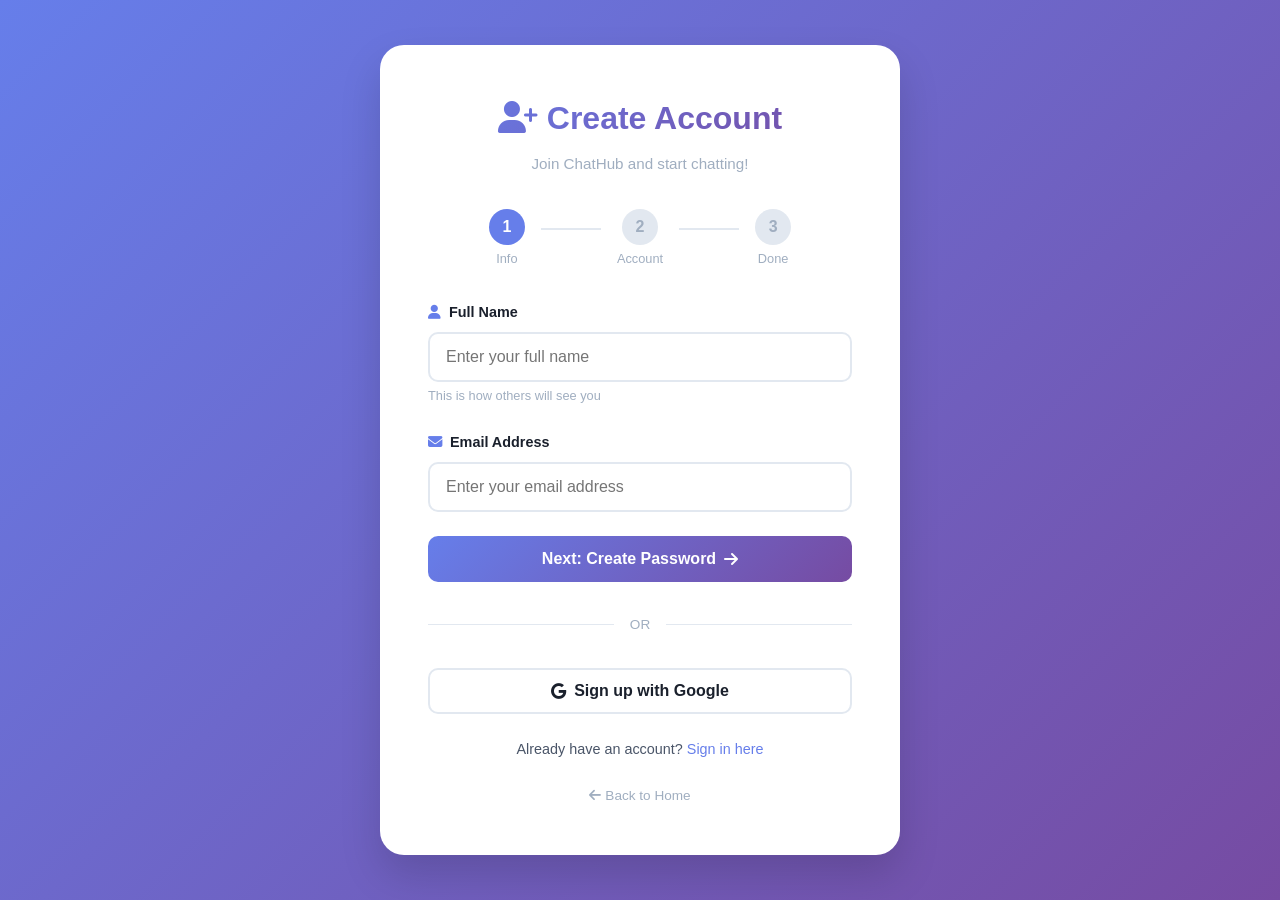
<file: signup.html>
<!DOCTYPE html>
<html lang="en">
<head>
    <meta charset="UTF-8">
    <meta name="viewport" content="width=device-width, initial-scale=1.0">
    <title>Sign Up - ChatHub</title>
    <link rel="stylesheet" href="https://cdnjs.cloudflare.com/ajax/libs/font-awesome/6.4.0/css/all.min.css">
    <link rel="stylesheet" href="style.css">
</head>
<body class="auth-page">
    <!-- ============================================ -->
    <!-- SIGNUP.HTML - Registration Page             -->
    <!-- New user account creation form              -->
    <!-- ============================================ -->
    
    <div class="auth-container">
        <div class="auth-box auth-box-large">
            <div class="auth-header">
                <h1><i class="fas fa-user-plus"></i> Create Account</h1>
                <p>Join ChatHub and start chatting!</p>
            </div>

            <!-- Progress Steps -->
            <div class="progress-steps">
                <div class="step active" id="step1">
                    <span class="step-number">1</span>
                    <span class="step-label">Info</span>
                </div>
                <div class="step-line"></div>
                <div class="step" id="step2">
                    <span class="step-number">2</span>
                    <span class="step-label">Account</span>
                </div>
                <div class="step-line"></div>
                <div class="step" id="step3">
                    <span class="step-number">3</span>
                    <span class="step-label">Done</span>
                </div>
            </div>

            <div id="signupAlert" class="alert"></div>

            <!-- Step 1: Personal Info -->
            <form onsubmit="handleSignup(event)" id="signupForm">
                <div id="formStep1">
                    <div class="form-group">
                        <label for="signupName">
                            <i class="fas fa-user"></i> Full Name
                        </label>
                        <input type="text" id="signupName" placeholder="Enter your full name" required minlength="2" maxlength="100" autocomplete="name">
                        <small class="form-hint">This is how others will see you</small>
                    </div>

                    <div class="form-group">
                        <label for="signupEmail">
                            <i class="fas fa-envelope"></i> Email Address
                        </label>
                        <input type="email" id="signupEmail" placeholder="Enter your email address" required autocomplete="email">
                    </div>

                    <button type="button" class="btn-primary" onclick="nextStep(2)">
                        Next: Create Password <i class="fas fa-arrow-right"></i>
                    </button>
                </div>

                <!-- Step 2: Password -->
                <div id="formStep2" style="display: none;">
                    <div class="form-group">
                        <label for="signupPassword">
                            <i class="fas fa-lock"></i> Create Password
                        </label>
                        <div class="password-wrapper">
                            <input type="password" id="signupPassword" placeholder="Create a strong password" required minlength="8" oninput="checkPasswordStrength(this.value)">
                            <button type="button" class="toggle-password" onclick="togglePasswordVisibility('signupPassword', this)">
                                <i class="fas fa-eye"></i>
                            </button>
                        </div>
                        
                        <!-- Password Strength Indicator -->
                        <div class="password-strength" id="passwordStrength">
                            <div class="strength-bar" id="strengthBar"></div>
                            <span class="strength-text" id="strengthText">Enter password</span>
                        </div>
                        <ul class="password-requirements">
                            <li id="req-length"><i class="fas fa-times"></i> At least 8 characters</li>
                            <li id="req-upper"><i class="fas fa-times"></i> One uppercase letter</li>
                            <li id="req-lower"><i class="fas fa-times"></i> One lowercase letter</li>
                            <li id="req-number"><i class="fas fa-times"></i> One number</li>
                        </ul>
                    </div>

                    <div class="form-group">
                        <label for="confirmPassword">
                            <i class="fas fa-lock"></i> Confirm Password
                        </label>
                        <input type="password" id="confirmPassword" placeholder="Confirm your password" required oninput="checkPasswordMatch()">
                        <small class="form-hint error-hint" id="matchHint" style="display: none;">Passwords don't match</small>
                    </div>

                    <div class="form-buttons-row">
                        <button type="button" class="btn-secondary" onclick="nextStep(1)">
                            <i class="fas fa-arrow-left"></i> Back
                        </button>
                        <button type="submit" class="btn-primary" id="signupBtn">
                            <i class="fas fa-rocket"></i> Create Account
                        </button>
                    </div>
                </div>
            </form>

            <!-- Step 3: Success (Hidden by default) -->
            <div id="successMessage" style="display: none; text-align: center; padding: 30px;">
                <div class="success-icon">
                    <i class="fas fa-check-circle"></i>
                </div>
                <h2>Account Created! 🎉</h2>
                <p>Your ChatHub account has been created successfully.</p>
                <a href="login.html" class="btn-primary btn-large" style="margin-top: 20px;">
                    <i class="fas fa-sign-in-alt"></i> Go to Login
                </a>
            </div>

            <div class="divider">
                <span>OR</span>
            </div>

            <div class="social-login">
                <button class="btn-social btn-google" onclick="handleGoogleLogin()">
                    <i class="fab fa-google"></i> Sign up with Google
                </button>
            </div>

            <div class="auth-footer">
                <p>Already have an account? <a href="login.html">Sign in here</a></p>
                <a href="index.html" class="back-link"><i class="fas fa-arrow-left"></i> Back to Home</a>
            </div>
        </div>
    </div>

    <!-- Toast Notification -->
    <div class="toast" id="toast"></div>

    <!-- Appwrite SDK -->
    <script src="https://cdn.appwrite.io/sdk/v2/client.js"></script>
    
    <!-- Core Configuration -->
    <script src="config.js"></script>
    
    <!-- Auth Functions -->
    <script src="auth.js"></script>

    <script>
        // Signup page specific logic
        document.addEventListener('DOMContentLoaded', () => {
            checkSession();
        });

        function nextStep(step) {
            // Validate current step before proceeding
            if (step === 2) {
                const name = document.getElementById('signupName').value;
                const email = document.getElementById('signupEmail').value;
                
                if (!name || !email) {
                    showAlert('signupAlert', 'Please fill in all fields', 'error');
                    return;
                }
                
                if (!isValidEmail(email)) {
                    showAlert('signupAlert', 'Please enter a valid email address', 'error');
                    return;
                }
            }

            // Update steps UI
            document.querySelectorAll('.step').forEach((s, i) => {
                s.classList.toggle('active', i + 1 <= step);
                s.classList.toggle('completed', i + 1 < step);
            });

            // Show/hide forms
            document.getElementById('formStep1').style.display = step === 1 ? 'block' : 'none';
            document.getElementById('formStep2').style.display = step === 2 ? 'block' : 'none';
        }

        function checkPasswordStrength(password) {
            let strength = 0;
            
            if (password.length >= 8) strength++;
            if (/[A-Z]/.test(password)) strength++;
            if (/[a-z]/.test(password)) strength++;
            if (/[0-9]/.test(password)) strength++;
            if (/[^A-Za-z0-9]/.test(password)) strength++;

            const bar = document.getElementById('strengthBar');
            const text = document.getElementById('strengthText');

            bar.className = 'strength-bar';
            
            if (strength <= 2) {
                bar.style.width = '33%';
                bar.classList.add('weak');
                text.textContent = 'Weak password';
            } else if (strength <= 3) {
                bar.style.width = '66%';
                bar.classList.add('medium');
                text.textContent = 'Medium password';
            } else {
                bar.style.width = '100%';
                bar.classList.add('strong');
                text.textContent = 'Strong password!';
            }

            // Update requirement indicators
            document.getElementById('req-length').className = password.length >= 8 ? 'valid' : '';
            document.getElementById('req-upper').className = /[A-Z]/.test(password) ? 'valid' : '';
            document.getElementById('req-lower').className = /[a-z]/.test(password) ? 'valid' : '';
            document.getElementById('req-number').className = /[0-9]/.test(password) ? 'valid' : '';
        }

        function checkPasswordMatch() {
            const pass = document.getElementById('signupPassword').value;
            const confirm = document.getElementById('confirmPassword').value;
            const hint = document.getElementById('matchHint');

            if (confirm && pass !== confirm) {
                hint.style.display = 'block';
            } else {
                hint.style.display = 'none';
            }
        }

        function togglePasswordVisibility(inputId, button) {
            const input = document.getElementById(inputId);
            const icon = button.querySelector('i');
            
            if (input.type === 'password') {
                input.type = 'text';
                icon.classList.remove('fa-eye');
                icon.classList.add('fa-eye-slash');
            } else {
                input.type = 'password';
                icon.classList.remove('fa-eye-slash');
                icon.classList.add('fa-eye');
            }
        }

        function isValidEmail(email) {
            return /^[^\s@]+@[^\s@]+\.[^\s@]+$/.test(email);
        }

        async function handleGoogleLogin() {
            showToast('Google signup coming soon!');
        }

        // Override handleSignup from auth.js to show success message
        const originalHandleSignup = window.handleSignup;
        window.handleSignup = async function(event) {
            event.preventDefault();
            
            const name = document.getElementById('signupName').value;
            const email = document.getElementById('signupEmail').value;
            const password = document.getElementById('signupPassword').value;
            const confirmPassword = document.getElementById('confirmPassword').value;
            const btn = document.getElementById('signupBtn');
            const alert = document.getElementById('signupAlert');

            if (password !== confirmPassword) {
                alert.className = 'alert error';
                alert.textContent = 'Passwords do not match!';
                return;
            }

            btn.disabled = true;
            btn.innerHTML = '<i class="fas fa-spinner fa-spin"></i> Creating account...';

            try {
                await account.create(Appwrite.ID.unique(), email, password, name);
                await account.createEmailPasswordSession(email, password);
                currentUser = await account.get();

                try {
                    await databases.createDocument(
                        CONFIG.databaseId,
                        CONFIG.usersCollectionId,
                        currentUser.$id,
                        {
                            userId: currentUser.$id,
                            name: name,
                            email: email,
                            avatar: getInitials(name),
                            isOnline: true,
                            lastSeen: new Date().toISOString(),
                            createdAt: new Date().toISOString()
                        }
                    );
                } catch (e) {}

                // Show success state
                document.getElementById('signupForm').style.display = 'none';
                document.getElementById('successMessage').style.display = 'block';
                document.getElementById('divider').style.display = 'none';
                document.querySelector('.social-login').style.display = 'none';
                
                // Update progress to completed
                document.getElementById('step3').classList.add('active', 'completed');

            } catch (error) {
                alert.className = 'alert error';
                alert.textContent = error.message || 'Signup failed. Please try again.';
            } finally {
                btn.disabled = false;
                btn.innerHTML = '<i class="fas fa-rocket"></i> Create Account';
            }
        };
    </script>
</body>
</html>
</file>
<file: style.css>
/* ============================================
   STYLE.CSS - Complete ChatHub Stylesheet
   All 6 HTML files use this single stylesheet
   ============================================ */

/* ===== CSS VARIABLES / DESIGN TOKENS ===== */
:root {
    /* Primary Colors */
    --primary-color: #667eea;
    --primary-dark: #5a67d8;
    --primary-light: #818cf8;
    --secondary-color: #764ba2;
    
    /* Background Colors */
    --bg-color: #f5f7fa;
    --bg-dark: #e8ecf1;
    --chat-bg: #ffffff;
    --sidebar-bg: #ffffff;
    
    /* Text Colors */
    --text-color: #1a202c;
    --text-secondary: #4a5568;
    --text-light: #a0aec0;
    --text-white: #ffffff;
    
    /* Border & Shadow */
    --border-color: #e2e8f0;
    --border-light: #f1f5f9;
    --shadow-sm: 0 1px 2px rgba(0,0,0,0.05);
    --shadow-md: 0 4px 6px rgba(0,0,0,0.07);
    --shadow-lg: 0 10px 25px rgba(0,0,0,0.1);
    --shadow-xl: 0 20px 40px rgba(0,0,0,0.15);
    
    /* Status Colors */
    --success-color: #48bb78;
    --error-color: #fc8181;
    --warning-color: #f6ad55;
    --info-color: #63b3ed;
    --online-color: #48bb78;
    --busy-color: #fc8181;
    --away-color: #f6ad55;
    
    /* Message Colors */
    --message-sent: linear-gradient(135deg, #667eea, #764ba2);
    --message-received: #f7fafc;
    
    /* Spacing */
    --spacing-xs: 4px;
    --spacing-sm: 8px;
    --spacing-md: 16px;
    --spacing-lg: 24px;
    --spacing-xl: 32px;
    --spacing-2xl: 48px;
    
    /* Border Radius */
    --radius-sm: 6px;
    --radius-md: 10px;
    --radius-lg: 16px;
    --radius-xl: 24px;
    --radius-full: 9999px;
    
    /* Transitions */
    --transition-fast: 150ms ease;
    --transition-normal: 300ms ease;
    --transition-slow: 500ms ease;
}

/* ===== RESET & BASE STYLES ===== */
* {
    margin: 0;
    padding: 0;
    box-sizing: border-box;
}

html {
    font-size: 16px;
    scroll-behavior: smooth;
}

body {
    font-family: -apple-system, BlinkMacSystemFont, 'Segoe UI', Roboto, 'Helvetica Neue', Arial, sans-serif;
    background: var(--bg-color);
    color: var(--text-color);
    line-height: 1.6;
    min-height: 100vh;
    -webkit-font-smoothing: antialiased;
    -moz-osx-font-smoothing: grayscale;
}

a {
    color: var(--primary-color);
    text-decoration: none;
    transition: color var(--transition-fast);
}

a:hover {
    color: var(--primary-dark);
}

button {
    cursor: pointer;
    border: none;
    background: none;
    font-family: inherit;
    font-size: inherit;
}

input, textarea, select {
    font-family: inherit;
    font-size: inherit;
}

img {
    max-width: 100%;
    height: auto;
}

/* ===== AUTH PAGE STYLES ===== */
.auth-page {
    background: linear-gradient(135deg, #667eea 0%, #764ba2 100%);
    min-height: 100vh;
}

.auth-container {
    display: flex;
    justify-content: center;
    align-items: center;
    min-height: 100vh;
    padding: var(--spacing-md);
}

.auth-box {
    background: white;
    border-radius: var(--radius-xl);
    box-shadow: var(--shadow-xl);
    padding: var(--spacing-2xl);
    width: 100%;
    max-width: 440px;
    animation: slideUp 0.5s ease-out;
}

.auth-box-large {
    max-width: 520px;
}

@keyframes slideUp {
    from { 
        opacity: 0; 
        transform: translateY(30px); 
    }
    to { 
        opacity: 1; 
        transform: translateY(0); 
    }
}

.auth-header {
    text-align: center;
    margin-bottom: var(--spacing-xl);
}

.auth-header h1 {
    font-size: 2rem;
    font-weight: 700;
    background: linear-gradient(135deg, var(--primary-color), var(--secondary-color));
    -webkit-background-clip: text;
    -webkit-text-fill-color: transparent;
    background-clip: text;
    margin-bottom: var(--spacing-sm);
}

.auth-header p {
    color: var(--text-light);
    font-size: 0.95rem;
}

.auth-tabs {
    display: flex;
    margin-bottom: var(--spacing-xl);
    background: var(--bg-color);
    border-radius: var(--radius-md);
    padding: var(--spacing-xs);
}

.auth-tab {
    flex: 1;
    padding: var(--spacing-md);
    text-align: center;
    border-radius: var(--radius-sm);
    font-weight: 600;
    color: var(--text-secondary);
    transition: all var(--transition-normal);
}

.auth-tab:hover {
    color: var(--primary-color);
}

.auth-tab.active {
    background: white;
    color: var(--primary-color);
    box-shadow: var(--shadow-sm);
}

/* ===== FORM STYLES ===== */
.form-group {
    margin-bottom: var(--spacing-lg);
}

.form-group label {
    display: block;
    margin-bottom: var(--spacing-sm);
    font-weight: 600;
    color: var(--text-color);
    font-size: 0.9rem;
}

.form-group label i {
    margin-right: var(--spacing-xs);
    color: var(--primary-color);
}

.form-group input,
.form-group textarea,
.form-group select {
    width: 100%;
    padding: 14px 16px;
    border: 2px solid var(--border-color);
    border-radius: var(--radius-md);
    font-size: 1rem;
    transition: all var(--transition-normal);
    outline: none;
    background: white;
}

.form-group input:focus,
.form-group textarea:focus,
.form-group select:focus {
    border-color: var(--primary-color);
    box-shadow: 0 0 0 3px rgba(102, 126, 234, 0.15);
}

.form-hint {
    display: block;
    margin-top: var(--spacing-xs);
    font-size: 0.8rem;
    color: var(--text-light);
}

.error-hint {
    color: var(--error-color) !important;
}

.password-wrapper {
    position: relative;
}

.password-wrapper input {
    padding-right: 50px;
}

.toggle-password {
    position: absolute;
    right: 12px;
    top: 50%;
    transform: translateY(-50%);
    color: var(--text-light);
    padding: var(--spacing-sm);
    transition: color var(--transition-fast);
}

.toggle-password:hover {
    color: var(--text-color);
}

.forgot-link {
    display: inline-block;
    margin-top: var(--spacing-sm);
    font-size: 0.85rem;
    color: var(--primary-color);
}

.form-options {
    margin-bottom: var(--spacing-lg);
}

.checkbox-label {
    display: flex;
    align-items: center;
    gap: var(--spacing-sm);
    cursor: pointer;
    font-size: 0.9rem;
    color: var(--text-secondary);
}

.checkbox-label input[type="checkbox"] {
    width: auto;
    accent-color: var(--primary-color);
}

/* Password Strength Indicator */
.password-strength {
    margin-top: var(--spacing-sm);
}

.strength-bar {
    height: 4px;
    border-radius: var(--radius-full);
    background: var(--border-color);
    overflow: hidden;
    margin-bottom: var(--spacing-xs);
}

.strength-bar.weak { background: var(--error-color); }
.strength-bar.medium { background: var(--warning-color); }
.strength-bar.strong { background: var(--success-color); }

.strength-text {
    font-size: 0.8rem;
    color: var(--text-light);
}

.password-requirements {
    list-style: none;
    margin-top: var(--spacing-sm);
    font-size: 0.85rem;
}

.password-requirements li {
    padding: var(--spacing-xs) 0;
    color: var(--text-light);
}

.password-requirements li i {
    margin-right: var(--spacing-xs);
}

.password-requirements li.valid {
    color: var(--success-color);
}

.password-requirements li.valid i::before {
    content: '\f00c';
}

/* Progress Steps */
.progress-steps {
    display: flex;
    align-items: center;
    justify-content: center;
    margin-bottom: var(--spacing-xl);
}

.step {
    display: flex;
    flex-direction: column;
    align-items: center;
    gap: var(--spacing-xs);
}

.step-number {
    width: 36px;
    height: 36px;
    border-radius: 50%;
    background: var(--border-color);
    color: var(--text-light);
    display: flex;
    align-items: center;
    justify-content: center;
    font-weight: 600;
    transition: all var(--transition-normal);
}

.step.active .step-number {
    background: var(--primary-color);
    color: white;
}

.step.completed .step-number {
    background: var(--success-color);
    color: white;
}

.step-label {
    font-size: 0.8rem;
    color: var(--text-light);
    font-weight: 500;
}

.step-line {
    width: 60px;
    height: 2px;
    background: var(--border-color);
    margin: 0 var(--spacing-md);
    margin-bottom: 20px;
}

/* ===== BUTTONS ===== */
.btn-primary {
    width: 100%;
    padding: 14px 24px;
    background: linear-gradient(135deg, var(--primary-color), var(--secondary-color));
    color: white;
    border: none;
    border-radius: var(--radius-md);
    font-size: 1rem;
    font-weight: 600;
    cursor: pointer;
    transition: all var(--transition-normal);
    display: inline-flex;
    align-items: center;
    justify-content: center;
    gap: var(--spacing-sm);
}

.btn-primary:hover {
    transform: translateY(-2px);
    box-shadow: 0 5px 20px rgba(102, 126, 234, 0.4);
}

.btn-primary:disabled {
    opacity: 0.6;
    cursor: not-allowed;
    transform: none;
}

.btn-secondary {
    padding: 14px 24px;
    background: var(--bg-color);
    color: var(--text-color);
    border: 2px solid var(--border-color);
    border-radius: var(--radius-md);
    font-weight: 600;
    cursor: pointer;
    transition: all var(--transition-normal);
    display: inline-flex;
    align-items: center;
    justify-content: center;
    gap: var(--spacing-sm);
}

.btn-secondary:hover {
    background: var(--border-color);
}

.btn-large {
    padding: 16px 32px;
    font-size: 1.05rem;
}

.btn-small {
    padding: 8px 16px;
    font-size: 0.85rem;
}

.btn-outline {
    padding: 8px 16px;
    background: white;
    border: 2px solid var(--primary-color);
    color: var(--primary-color);
    border-radius: var(--radius-md);
    font-weight: 600;
    cursor: pointer;
    transition: all var(--transition-fast);
}

.btn-outline:hover {
    background: var(--primary-color);
    color: white;
}

.btn-success {
    background: var(--success-color) !important;
}

.btn-danger {
    background: var(--error-color);
    color: white;
    padding: 12px 24px;
    border-radius: var(--radius-md);
    font-weight: 600;
    cursor: pointer;
    transition: all var(--transition-normal);
}

.btn-danger:hover {
    background: #e53e3e;
}

.btn-social {
    width: 100%;
    padding: 12px;
    border-radius: var(--radius-md);
    font-weight: 600;
    margin-bottom: var(--spacing-sm);
    display: flex;
    align-items: center;
    justify-content: center;
    gap: var(--spacing-sm);
    transition: all var(--transition-normal);
}

.btn-google {
    background: white;
    border: 2px solid var(--border-color);
    color: var(--text-color);
}

.btn-google:hover {
    background: var(--bg-color);
}

.btn-github {
    background: #24292e;
    color: white;
}

.btn-github:hover {
    background: #1a1e22;
}

.btn-link {
    background: none;
    color: var(--primary-color);
    font-weight: 600;
    font-size: 0.9rem;
}

.btn-link:hover {
    text-decoration: underline;
}

.form-buttons-row {
    display: flex;
    gap: var(--spacing-md);
}

.form-buttons-row .btn-primary,
.form-buttons-row .btn-secondary {
    flex: 1;
}

.flex-1 { flex: 1; }

.form-row {
    display: flex;
    gap: var(--spacing-md);
}

/* Alert Messages */
.alert {
    padding: 12px 16px;
    border-radius: var(--radius-md);
    margin-bottom: var(--spacing-lg);
    font-size: 0.9rem;
    display: none;
    animation: fadeIn 0.3s ease;
}

@keyframes fadeIn {
    from { opacity: 0; }
    to { opacity: 1; }
}

.alert.error {
    background: #fff5f5;
    color: var(--error-color);
    border: 1px solid #fed7d7;
    display: block;
}

.alert.success {
    background: #f0fff4;
    color: var(--success-color);
    border: 1px solid #c6f6d5;
    display: block;
}

.divider {
    display: flex;
    align-items: center;
    margin: var(--spacing-xl) 0;
    color: var(--text-light);
}

.divider::before,
.divider::after {
    content: '';
    flex: 1;
    height: 1px;
    background: var(--border-color);
}

.divider span {
    padding: 0 var(--spacing-md);
    font-size: 0.85rem;
}

.social-login {
    margin-bottom: var(--spacing-lg);
}

.auth-footer {
    text-align: center;
    color: var(--text-secondary);
    font-size: 0.9rem;
}

.auth-footer p {
    margin-bottom: var(--spacing-sm);
}

.back-link {
    display: inline-flex;
    align-items: center;
    gap: var(--spacing-xs);
    color: var(--text-light);
    font-size: 0.85rem;
    margin-top: var(--spacing-md);
}

.back-link:hover {
    color: var(--primary-color);
}

/* Success Message */
.success-icon {
    font-size: 4rem;
    color: var(--success-color);
    margin-bottom: var(--spacing-md);
}

#successMessage h2 {
    color: var(--text-color);
    margin-bottom: var(--spacing-sm);
}

#successMessage p {
    color: var(--text-secondary);
}

/* ===== CHAT APP LAYOUT ===== */
.chat-app {
    display: flex;
    flex-direction: column;
    height: 100vh;
    overflow: hidden;
}

/* Chat Header */
.chat-header {
    background: linear-gradient(135deg, var(--primary-color), var(--secondary-color));
    color: white;
    padding: 12px 24px;
    display: flex;
    align-items: center;
    justify-content: space-between;
    box-shadow: var(--shadow-md);
    z-index: 100;
    position: relative;
}

.chat-header-left {
    display: flex;
    align-items: center;
    gap: var(--spacing-md);
}

.header-center {
    flex: 1;
    max-width: 400px;
    margin: 0 var(--spacing-xl);
}

.search-header {
    display: flex;
    align-items: center;
    background: rgba(255,255,255,0.2);
    border-radius: var(--radius-full);
    padding: 8px 16px;
    gap: var(--spacing-sm);
}

.search-header input {
    background: transparent;
    border: none;
    color: white;
    outline: none;
    width: 100%;
    font-size: 0.9rem;
}

.search-header input::placeholder {
    color: rgba(255,255,255,0.7);
}

.chat-logo {
    font-size: 1.4rem;
    font-weight: 700;
}

.user-info {
    display: flex;
    align-items: center;
    gap: var(--spacing-md);
    position: relative;
}

.user-avatar {
    width: 38px;
    height: 38px;
    border-radius: 50%;
    background: white;
    display: flex;
    align-items: center;
    justify-content: center;
    color: var(--primary-color);
    font-weight: 700;
    font-size: 1rem;
}

.dropdown {
    position: relative;
}

.user-name {
    font-weight: 600;
    cursor: pointer;
    display: flex;
    align-items: center;
    gap: var(--spacing-xs);
}

.dropdown-menu {
    position: absolute;
    top: 100%;
    right: 0;
    margin-top: var(--spacing-sm);
    background: white;
    border-radius: var(--radius-md);
    box-shadow: var(--shadow-lg);
    min-width: 180px;
    padding: var(--spacing-sm) 0;
    display: none;
    z-index: 1000;
}

.dropdown-menu.show {
    display: block;
    animation: slideDown 0.2s ease;
}

@keyframes slideDown {
    from { opacity: 0; transform: translateY(-10px); }
    to { opacity: 1; transform: translateY(0); }
}

.dropdown-menu a {
    display: flex;
    align-items: center;
    gap: var(--spacing-md);
    padding: 10px 20px;
    color: var(--text-color);
    transition: background var(--transition-fast);
}

.dropdown-menu a:hover {
    background: var(--bg-color);
}

.status-dot {
    width: 10px;
    height: 10px;
    border-radius: 50%;
    display: inline-block;
}

.status-dot.online { background: var(--online-color); }
.status-dot.busy { background: var(--busy-color); }
.status-dot.away { background: var(--away-color); }
.status-dot.offline { background: var(--text-light); }

.header-actions {
    display: flex;
    gap: var(--spacing-sm);
    position: relative;
}

.header-btn {
    width: 40px;
    height: 40px;
    border-radius: 50%;
    background: rgba(255,255,255,0.2);
    color: white;
    display: flex;
    align-items: center;
    justify-content: center;
    transition: all var(--transition-fast);
    position: relative;
}

.header-btn:hover {
    background: rgba(255,255,255,0.3);
    transform: scale(1.05);
}

.notification-badge {
    position: absolute;
    top: -2px;
    right: -2px;
    background: var(--error-color);
    color: white;
    font-size: 0.7rem;
    padding: 2px 6px;
    border-radius: var(--radius-full);
    font-weight: 700;
}

.mobile-menu-btn {
    display: none;
}

/* Main Content Area */
.chat-main {
    display: flex;
    flex: 1;
    overflow: hidden;
}

/* Sidebar */
.sidebar {
    width: 340px;
    background: var(--sidebar-bg);
    border-right: 1px solid var(--border-color);
    display: flex;
    flex-direction: column;
    overflow: hidden;
}

.sidebar-tabs {
    display: flex;
    padding: var(--spacing-sm);
    border-bottom: 1px solid var(--border-color);
    gap: var(--spacing-xs);
}

.sidebar-tab {
    flex: 1;
    padding: var(--spacing-sm) var(--spacing-md);
    text-align: center;
    border-radius: var(--radius-sm);
    font-size: 0.85rem;
    font-weight: 500;
    color: var(--text-secondary);
    transition: all var(--transition-fast);
}

.sidebar-tab:hover {
    background: var(--bg-color);
}

.sidebar-tab.active {
    background: var(--primary-color);
    color: white;
}

.sidebar-search {
    padding: var(--spacing-md);
    border-bottom: 1px solid var(--border-color);
}

.search-wrapper {
    position: relative;
}

.search-icon {
    position: absolute;
    left: 14px;
    top: 50%;
    transform: translateY(-50%);
    color: var(--text-light);
}

.search-input {
    width: 100%;
    padding: 10px 16px 10px 42px;
    border: 2px solid var(--border-color);
    border-radius: var(--radius-full);
    font-size: 0.9rem;
    outline: none;
    background: var(--bg-color);
    transition: all var(--transition-normal);
}

.search-input:focus {
    border-color: var(--primary-color);
    background: white;
}

.online-users-section {
    padding: var(--spacing-md);
    border-bottom: 1px solid var(--border-color);
}

.section-title {
    font-size: 0.8rem;
    font-weight: 700;
    color: var(--text-light);
    text-transform: uppercase;
    letter-spacing: 0.5px;
    margin-bottom: var(--spacing-md);
    display: flex;
    align-items: center;
    justify-content: space-between;
}

.online-count {
    background: var(--primary-color);
    color: white;
    padding: 2px 8px;
    border-radius: var(--radius-full);
    font-size: 0.75rem;
}

.online-users-list {
    display: flex;
    gap: var(--spacing-md);
    overflow-x: auto;
    padding-bottom: var(--spacing-sm);
}

.online-user-item {
    display: flex;
    flex-direction: column;
    align-items: center;
    gap: var(--spacing-xs);
    cursor: pointer;
    min-width: 65px;
    transition: transform var(--transition-fast);
}

.online-user-item:hover {
    transform: translateY(-2px);
}

.online-user-avatar {
    position: relative;
    width: 52px;
    height: 52px;
    border-radius: 50%;
    display: flex;
    align-items: center;
    justify-content: center;
    color: white;
    font-weight: 700;
    font-size: 1.1rem;
}

.online-indicator {
    position: absolute;
    bottom: 2px;
    right: 2px;
    width: 12px;
    height: 12px;
    background: var(--online-color);
    border-radius: 50%;
    border: 2px solid white;
}

.online-user-name {
    font-size: 0.72rem;
    color: var(--text-color);
    max-width: 70px;
    overflow: hidden;
    text-overflow: ellipsis;
    white-space: nowrap;
    text-align: center;
}

.conversations-list {
    flex: 1;
    overflow-y: auto;
}

.conversation-item {
    padding: 14px 20px;
    display: flex;
    align-items: center;
    gap: var(--spacing-md);
    cursor: pointer;
    transition: all var(--transition-fast);
    border-left: 3px solid transparent;
}

.conversation-item:hover {
    background: var(--bg-color);
}

.conversation-item.active {
    background: #eef2ff;
    border-left-color: var(--primary-color);
}

.conv-avatar {
    width: 50px;
    height: 50px;
    border-radius: 50%;
    display: flex;
    align-items: center;
    justify-content: center;
    color: white;
    font-weight: 700;
    font-size: 1.1rem;
    flex-shrink: 0;
}

.conv-info {
    flex: 1;
    min-width: 0;
}

.conv-name {
    font-weight: 600;
    font-size: 0.95rem;
    margin-bottom: 2px;
    display: flex;
    align-items: center;
    gap: var(--spacing-xs);
}

.conv-preview {
    font-size: 0.85rem;
    color: var(--text-light);
    overflow: hidden;
    text-overflow: ellipsis;
    white-space: nowrap;
}

.conv-meta {
    text-align: right;
    flex-shrink: 0;
}

.conv-time {
    font-size: 0.75rem;
    color: var(--text-light);
    margin-bottom: 4px;
}

.unread-badge {
    background: var(--primary-color);
    color: white;
    padding: 2px 8px;
    border-radius: var(--radius-full);
    font-size: 0.72rem;
    font-weight: 700;
}

.loading-state {
    text-align: center;
    padding: var(--spacing-2xl);
    color: var(--text-light);
}

/* Chat Area */
.chat-area {
    flex: 1;
    display: flex;
    flex-direction: column;
    background: var(--bg-color);
    position: relative;
}

.chat-area-header {
    background: white;
    padding: 16px 24px;
    display: flex;
    align-items: center;
    justify-content: space-between;
    border-bottom: 1px solid var(--border-color);
}

.chat-with-info {
    display: flex;
    align-items: center;
    gap: var(--spacing-md);
}

.chat-with-avatar {
    width: 44px;
    height: 44px;
    border-radius: 50%;
    display: flex;
    align-items: center;
    justify-content: center;
    color: white;
    font-weight: 700;
    font-size: 1.1rem;
}

.chat-with-details h3 {
    font-size: 1rem;
    font-weight: 600;
    margin-bottom: 2px;
}

.chat-with-status {
    display: flex;
    align-items: center;
    gap: var(--spacing-xs);
    font-size: 0.82rem;
}

.chat-actions {
    display: flex;
    gap: var(--spacing-sm);
    position: relative;
}

.action-btn {
    width: 38px;
    height: 38px;
    border-radius: 50%;
    display: flex;
    align-items: center;
    justify-content: center;
    color: var(--text-secondary);
    transition: all var(--transition-fast);
}

.action-btn:hover {
    background: var(--bg-color);
    color: var(--primary-color);
}

.more-dropdown {
    position: relative;
}

.more-menu {
    position: absolute;
    top: 100%;
    right: 0;
    margin-top: var(--spacing-sm);
    background: white;
    border-radius: var(--radius-md);
    box-shadow: var(--shadow-lg);
    min-width: 180px;
    padding: var(--spacing-sm) 0;
    display: none;
    z-index: 100;
}

.more-menu.show {
    display: block;
}

.more-menu a {
    display: flex;
    align-items: center;
    gap: var(--spacing-md);
    padding: 10px 18px;
    color: var(--text-color);
    font-size: 0.9rem;
    transition: background var(--transition-fast);
}

.more-menu a:hover {
    background: var(--bg-color);
}

/* Messages Container */
.messages-container {
    flex: 1;
    overflow-y: auto;
    padding: var(--spacing-lg);
    display: flex;
    flex-direction: column;
    gap: var(--spacing-md);
}

.no-chat-selected {
    flex: 1;
    display: flex;
    flex-direction: column;
    align-items: center;
    justify-content: center;
    color: var(--text-light);
    text-align: center;
}

.welcome-illustration i {
    font-size: 5rem;
    margin-bottom: var(--spacing-lg);
    opacity: 0.2;
    background: linear-gradient(135deg, var(--primary-color), var(--secondary-color));
    -webkit-background-clip: text;
    -webkit-text-fill-color: transparent;
}

.no-chat-selected h2 {
    font-size: 1.5rem;
    margin-bottom: var(--spacing-sm);
    color: var(--text-color);
}

.quick-actions {
    display: flex;
    gap: var(--spacing-md);
    margin-top: var(--spacing-xl);
}

.quick-action-btn {
    padding: 12px 24px;
    border-radius: var(--radius-md);
    font-weight: 600;
    display: flex;
    align-items: center;
    gap: var(--spacing-sm);
    transition: all var(--transition-normal);
}

.quick-action-btn:first-child {
    background: linear-gradient(135deg, var(--primary-color), var(--secondary-color));
    color: white;
}

.quick-action-btn.secondary {
    background: white;
    border: 2px solid var(--border-color);
    color: var(--text-color);
}

.quick-action-btn:hover {
    transform: translateY(-2px);
    box-shadow: var(--shadow-md);
}

/* Message Bubbles */
.message {
    max-width: 60%;
    padding: 12px 18px;
    border-radius: 18px;
    animation: messageIn 0.3s ease;
    word-wrap: break-word;
}

@keyframes messageIn {
    from { opacity: 0; transform: translateY(10px); }
    to { opacity: 1; transform: translateY(0); }
}

.message.sent {
    align-self: flex-end;
    background: var(--message-sent);
    color: white;
    border-bottom-right-radius: 5px;
}

.message.received {
    align-self: flex-start;
    background: var(--message-received);
    color: var(--text-color);
    border-bottom-left-radius: 5px;
}

.message-sender {
    font-size: 0.78rem;
    font-weight: 600;
    margin-bottom: 4px;
    color: var(--primary-color);
}

.message-text {
    line-height: 1.5;
}

.message-time {
    font-size: 0.72rem;
    margin-top: 6px;
    opacity: 0.7;
    text-align: right;
}

/* Typing Indicator */
.typing-indicator {
    display: none;
    padding: 10px 18px;
    background: var(--message-received);
    border-radius: 18px;
    border-bottom-left-radius: 5px;
    align-self: flex-start;
    max-width: 120px;
}

.typing-indicator.show {
    display: flex;
    align-items: center;
    gap: var(--spacing-sm);
}

.typing-dots {
    display: flex;
    gap: 4px;
}

.typing-dot {
    width: 8px;
    height: 8px;
    background: var(--text-light);
    border-radius: 50%;
    animation: typingBounce 1.4s infinite ease-in-out both;
}

.typing-dot:nth-child(1) { animation-delay: -0.32s; }
.typing-dot:nth-child(2) { animation-delay: -0.16s; }

@keyframes typingBounce {
    0%, 80%, 100% { transform: scale(0); }
    40% { transform: scale(1); }
}

.typing-text {
    font-size: 0.8rem;
    color: var(--text-light);
}

/* Message Input */
.message-input-container {
    background: white;
    padding: 16px 24px;
    border-top: 1px solid var(--border-color);
}

.input-toolbar {
    display: flex;
    gap: var(--spacing-sm);
    margin-bottom: var(--spacing-sm);
}

.toolbar-btn {
    width: 36px;
    height: 36px;
    border-radius: 50%;
    display: flex;
    align-items: center;
    justify-content: center;
    color: var(--text-light);
    transition: all var(--transition-fast);
}

.toolbar-btn:hover {
    background: var(--bg-color);
    color: var(--primary-color);
}

.input-wrapper {
    display: flex;
    align-items: flex-end;
    gap: var(--spacing-md);
    background: var(--bg-color);
    border-radius: var(--radius-full);
    padding: 8px 8px 8px 24px;
}

.message-input {
    flex: 1;
    border: none;
    background: transparent;
    font-size: 1rem;
    outline: none;
    resize: none;
    max-height: 120px;
    min-height: 24px;
    line-height: 1.5;
    padding: 8px 0;
}

.input-actions {
    display: flex;
    gap: var(--spacing-sm);
    align-items: center;
}

.input-btn {
    width: 42px;
    height: 42px;
    border-radius: 50%;
    display: flex;
    align-items: center;
    justify-content: center;
    color: var(--text-light);
    font-size: 1.1rem;
    transition: all var(--transition-fast);
}

.input-btn:hover {
    background: var(--border-color);
}

.send-btn {
    background: linear-gradient(135deg, var(--primary-color), var(--secondary-color));
    color: white !important;
}

.send-btn:hover {
    transform: scale(1.08);
    box-shadow: 0 3px 15px rgba(102, 126, 234, 0.4);
}

.schedule-btn {
    font-size: 0.95rem;
}

/* ===== MODALS ===== */
.modal-overlay {
    display: none;
    position: fixed;
    top: 0;
    left: 0;
    right: 0;
    bottom: 0;
    background: rgba(0,0,0,0.5);
    z-index: 1000;
    justify-content: center;
    align-items: center;
    backdrop-filter: blur(5px);
    padding: var(--spacing-md);
}

.modal-overlay.show {
    display: flex;
}

.modal {
    background: white;
    border-radius: var(--radius-xl);
    padding: var(--spacing-xl);
    width: 100%;
    max-width: 480px;
    max-height: 90vh;
    overflow-y: auto;
    animation: modalIn 0.3s ease;
}

.modal-large {
    max-width: 600px;
}

.modal-small {
    max-width: 380px;
}

@keyframes modalIn {
    from { opacity: 0; transform: scale(0.95) translateY(20px); }
    to { opacity: 1; transform: scale(1) translateY(0); }
}

.modal-header {
    display: flex;
    justify-content: space-between;
    align-items: center;
    margin-bottom: var(--spacing-xl);
}

.modal-header h2 {
    font-size: 1.4rem;
    display: flex;
    align-items: center;
    gap: var(--spacing-sm);
}

.modal-close {
    width: 36px;
    height: 36px;
    border-radius: 50%;
    display: flex;
    align-items: center;
    justify-content: center;
    font-size: 1.5rem;
    color: var(--text-light);
    transition: all var(--transition-fast);
}

.modal-close:hover {
    background: var(--bg-color);
    color: var(--text-color);
}

.modal-search {
    display: flex;
    align-items: center;
    gap: var(--spacing-md);
    background: var(--bg-color);
    padding: 12px 16px;
    border-radius: var(--radius-md);
    margin-bottom: var(--spacing-lg);
}

.modal-search i {
    color: var(--text-light);
}

.modal-search input {
    flex: 1;
    border: none;
    background: transparent;
    outline: none;
    font-size: 0.95rem;
}

.suggested-users h4 {
    margin-bottom: var(--spacing-md);
    color: var(--text-secondary);
}

.users-grid {
    display: grid;
    gap: var(--spacing-md);
    max-height: 400px;
    overflow-y: auto;
}

.user-card {
    display: flex;
    align-items: center;
    gap: var(--spacing-md);
    padding: var(--spacing-md);
    background: var(--bg-color);
    border-radius: var(--radius-md);
    cursor: pointer;
    transition: all var(--transition-fast);
}

.user-card:hover {
    background: var(--border-color);
    transform: translateX(4px);
}

.user-card-avatar {
    width: 48px;
    height: 48px;
    border-radius: 50%;
    display: flex;
    align-items: center;
    justify-content: center;
    color: white;
    font-weight: 700;
    flex-shrink: 0;
}

.user-card-info {
    flex: 1;
}

.user-card-info strong {
    display: block;
    margin-bottom: 2px;
}

.user-card-info small {
    color: var(--text-light);
}

.chat-now-btn {
    width: 38px;
    height: 38px;
    border-radius: 50%;
    background: var(--primary-color);
    color: white;
    display: flex;
    align-items: center;
    justify-content: center;
}

/* Notifications Panel */
.notifications-panel {
    position: fixed;
    top: 70px;
    right: 24px;
    width: 360px;
    background: white;
    border-radius: var(--radius-lg);
    box-shadow: var(--shadow-xl);
    z-index: 999;
    overflow: hidden;
}

.panel-header {
    display: flex;
    justify-content: space-between;
    align-items: center;
    padding: var(--spacing-md) var(--spacing-lg);
    border-bottom: 1px solid var(--border-color);
}

.panel-header h3 {
    font-size: 1rem;
    display: flex;
    align-items: center;
    gap: var(--spacing-sm);
}

.notifications-list {
    max-height: 400px;
    overflow-y: auto;
}

.empty-notifications {
    text-align: center;
    padding: var(--spacing-2xl);
    color: var(--text-light);
}

.empty-notifications i {
    font-size: 3rem;
    margin-bottom: var(--spacing-md);
    opacity: 0.3;
}

/* Settings Modal */
.settings-sections {
    display: flex;
    flex-direction: column;
    gap: var(--spacing-xl);
}

.setting-group h4 {
    display: flex;
    align-items: center;
    gap: var(--spacing-sm);
    margin-bottom: var(--spacing-md);
    color: var(--text-secondary);
    font-size: 0.9rem;
    text-transform: uppercase;
    letter-spacing: 0.5px;
}

.setting-item {
    display: flex;
    justify-content: space-between;
    align-items: center;
    padding: var(--spacing-md) 0;
    border-bottom: 1px solid var(--border-light);
}

.setting-item span {
    font-weight: 500;
}

/* Toggle Switch */
.switch {
    position: relative;
    width: 50px;
    height: 26px;
}

.switch input {
    opacity: 0;
    width: 0;
    height: 0;
}

.slider {
    position: absolute;
    cursor: pointer;
    top: 0;
    left: 0;
    right: 0;
    bottom: 0;
    background-color: var(--border-color);
    transition: var(--transition-normal);
    border-radius: var(--radius-full);
}

.slider:before {
    position: absolute;
    content: "";
    height: 20px;
    width: 20px;
    left: 3px;
    bottom: 3px;
    background-color: white;
    transition: var(--transition-normal);
    border-radius: 50%;
}

input:checked + .slider {
    background-color: var(--primary-color);
}

input:checked + .slider:before {
    transform: translateX(24px);
}

.select-input {
    padding: 8px 12px;
    border: 2px solid var(--border-color);
    border-radius: var(--radius-sm);
    outline: none;
    cursor: pointer;
}

/* ===== PROFILE PAGE STYLES ===== */
.profile-main {
    flex: 1;
    overflow-y: auto;
    padding: var(--spacing-lg);
    background: var(--bg-color);
}

.profile-header-card {
    background: white;
    border-radius: var(--radius-xl);
    overflow: hidden;
    box-shadow: var(--shadow-md);
    margin-bottom: var(--spacing-lg);
}

.profile-cover {
    height: 180px;
    background: linear-gradient(135deg, var(--primary-color), var(--secondary-color));
    position: relative;
}

.cover-gradient {
    position: absolute;
    inset: 0;
    background: linear-gradient(to bottom, transparent 50%, rgba(0,0,0,0.3));
}

.change-cover-btn {
    position: absolute;
    bottom: var(--spacing-md);
    right: var(--spacing-md);
    padding: 8px 16px;
    background: rgba(255,255,255,0.9);
    border-radius: var(--radius-md);
    font-size: 0.85rem;
    font-weight: 600;
    color: var(--text-color);
    display: flex;
    align-items: center;
    gap: var(--spacing-sm);
    transition: all var(--transition-fast);
}

.change-cover-btn:hover {
    background: white;
}

.profile-avatar-section {
    position: relative;
    margin-top: -50px;
    padding: 0 var(--spacing-xl);
    display: flex;
    flex-direction: column;
    align-items: center;
}

.profile-avatar-large {
    width: 120px;
    height: 120px;
    border-radius: 50%;
    background: linear-gradient(135deg, var(--primary-color), var(--secondary-color));
    display: flex;
    align-items: center;
    justify-content: center;
    color: white;
    font-size: 3rem;
    font-weight: 700;
    border: 5px solid white;
    box-shadow: var(--shadow-lg);
}

.avatar-edit-btn {
    position: absolute;
    bottom: 10px;
    right: calc(50% - 70px);
    width: 36px;
    height: 36px;
    border-radius: 50%;
    background: var(--primary-color);
    color: white;
    display: flex;
    align-items: center;
    justify-content: center;
    box-shadow: var(--shadow-md);
    transition: all var(--transition-fast);
}

.avatar-edit-btn:hover {
    transform: scale(1.1);
}

.online-status-badge {
    margin-top: var(--spacing-sm);
    display: flex;
    align-items: center;
    gap: var(--spacing-xs);
    font-size: 0.9rem;
    font-weight: 500;
    color: var(--success-color);
}

.profile-name-section {
    text-align: center;
    padding: var(--spacing-lg) 0;
}

.profile-name-section h1 {
    font-size: 1.8rem;
    margin-bottom: var(--spacing-xs);
}

.profile-username {
    color: var(--text-light);
    font-size: 0.95rem;
    margin-bottom: var(--spacing-sm);
}

.profile-bio {
    color: var(--text-secondary);
    max-width: 400px;
    margin: 0 auto;
}

.profile-stats {
    display: grid;
    grid-template-columns: repeat(4, 1fr);
    gap: var(--spacing-md);
    padding: var(--spacing-lg) var(--spacing-xl);
    border-top: 1px solid var(--border-color);
    background: var(--bg-color);
}

.stat-item {
    text-align: center;
}

.stat-item strong {
    display: block;
    font-size: 1.5rem;
    color: var(--primary-color);
}

.stat-item span {
    font-size: 0.82rem;
    color: var(--text-light);
}

.profile-info-section,
.profile-status-section,
.privacy-section,
.security-section {
    background: white;
    border-radius: var(--radius-xl);
    padding: var(--spacing-xl);
    margin-bottom: var(--spacing-lg);
    box-shadow: var(--shadow-sm);
}

.section-title {
    font-size: 1.1rem;
    margin-bottom: var(--spacing-lg);
    display: flex;
    align-items: center;
    gap: var(--spacing-sm);
    color: var(--text-color);
}

.info-grid {
    display: grid;
    grid-template-columns: repeat(2, 1fr);
    gap: var(--spacing-md);
}

.info-item.full-width {
    grid-column: 1 / -1;
}

.info-item {
    display: flex;
    align-items: flex-start;
    gap: var(--spacing-md);
    padding: var(--spacing-md);
    background: var(--bg-color);
    border-radius: var(--radius-md);
}

.info-item > i {
    color: var(--primary-color);
    font-size: 1.1rem;
    margin-top: 2px;
}

.info-content {
    flex: 1;
}

.info-content label {
    display: block;
    font-size: 0.8rem;
    color: var(--text-light);
    margin-bottom: 2px;
    text-transform: uppercase;
    letter-spacing: 0.3px;
}

.info-content span {
    font-weight: 500;
}

.edit-input {
    width: 100%;
    padding: 8px 12px;
    border: 2px solid var(--primary-color);
    border-radius: var(--radius-sm);
    outline: none;
    font-size: 0.95rem;
}

/* Status Options */
.status-options {
    display: flex;
    gap: var(--spacing-md);
    margin-bottom: var(--spacing-lg);
    flex-wrap: wrap;
}

.status-option {
    flex: 1;
    min-width: 120px;
    padding: var(--spacing-md);
    border: 2px solid var(--border-color);
    border-radius: var(--radius-md);
    display: flex;
    align-items: center;
    justify-content: center;
    gap: var(--spacing-sm);
    cursor: pointer;
    transition: all var(--transition-fast);
    font-weight: 500;
}

.status-option:hover {
    border-color: var(--primary-color);
}

.status-option.active {
    border-color: var(--primary-color);
    background: #eef2ff;
}

.custom-status {
    display: flex;
    gap: var(--spacing-md);
}

.custom-status input {
    flex: 1;
    padding: 12px 16px;
    border: 2px solid var(--border-color);
    border-radius: var(--radius-md);
    outline: none;
}

.custom-status input:focus {
    border-color: var(--primary-color);
}

/* Privacy Toggles */
.setting-toggle {
    display: flex;
    justify-content: space-between;
    align-items: center;
    padding: var(--spacing-md) 0;
    border-bottom: 1px solid var(--border-light);
}

.toggle-info strong {
    display: block;
    margin-bottom: 2px;
}

.toggle-info small {
    color: var(--text-light);
    font-size: 0.85rem;
}

/* Security Actions */
.security-actions {
    display: flex;
    flex-direction: column;
    gap: var(--spacing-md);
}

.security-btn {
    display: flex;
    align-items: center;
    gap: var(--spacing-md);
    padding: var(--spacing-md);
    background: var(--bg-color);
    border-radius: var(--radius-md);
    text-align: left;
    transition: all var(--transition-fast);
    width: 100%;
}

.security-btn:hover {
    background: var(--border-color);
}

.security-btn i {
    width: 40px;
    height: 40px;
    border-radius: var(--radius-md);
    display: flex;
    align-items: center;
    justify-content: center;
    color: white;
    background: var(--primary-color);
}

.security-btn.danger i {
    background: var(--error-color);
}

.security-btn div strong {
    display: block;
    margin-bottom: 2px;
}

.security-btn div small {
    color: var(--text-light);
    font-size: 0.85rem;
}

.profile-actions {
    display: flex;
    gap: var(--spacing-md);
    justify-content: center;
    padding: var(--spacing-lg) 0;
}

/* Avatar Modal */
.avatar-options {
    text-align: center;
}

.avatar-preview-large {
    width: 120px;
    height: 120px;
    border-radius: 50%;
    background: linear-gradient(135deg, var(--primary-color), var(--secondary-color));
    display: flex;
    align-items: center;
    justify-content: center;
    color: white;
    font-size: 3rem;
    font-weight: 700;
    margin: 0 auto var(--spacing-lg);
}

.avatar-upload-options {
    display: flex;
    flex-direction: column;
    gap: var(--spacing-sm);
}

.upload-option {
    display: flex;
    align-items: center;
    justify-content: center;
    gap: var(--spacing-md);
    padding: var(--spacing-md);
    background: var(--bg-color);
    border-radius: var(--radius-md);
    cursor: pointer;
    transition: all var(--transition-fast);
    font-weight: 500;
}

.upload-option:hover {
    background: var(--border-color);
}

/* ===== ROOMS PAGE STYLES ===== */
.rooms-main {
    flex: 1;
    overflow-y: auto;
    padding: var(--spacing-lg);
    background: var(--bg-color);
}

.rooms-stats {
    display: grid;
    grid-template-columns: repeat(auto-fit, minmax(200px, 1fr));
    gap: var(--spacing-md);
    margin-bottom: var(--spacing-xl);
}

.stat-card {
    background: white;
    border-radius: var(--radius-lg);
    padding: var(--spacing-lg);
    display: flex;
    align-items: center;
    gap: var(--spacing-md);
    box-shadow: var(--shadow-sm);
    transition: all var(--transition-fast);
}

.stat-card:hover {
    transform: translateY(-2px);
    box-shadow: var(--shadow-md);
}

.stat-icon {
    width: 56px;
    height: 56px;
    border-radius: var(--radius-md);
    display: flex;
    align-items: center;
    justify-content: center;
    color: white;
    font-size: 1.4rem;
}

.stat-info h3 {
    font-size: 1.6rem;
    color: var(--text-color);
}

.stat-info p {
    font-size: 0.85rem;
    color: var(--text-light);
}

.rooms-tabs-section {
    background: white;
    border-radius: var(--radius-lg);
    padding: var(--spacing-md);
    margin-bottom: var(--spacing-lg);
    box-shadow: var(--shadow-sm);
}

.rooms-tabs {
    display: flex;
    gap: var(--spacing-sm);
    margin-bottom: var(--spacing-md);
    overflow-x: auto;
}

.room-tab {
    padding: var(--spacing-sm) var(--spacing-lg);
    border-radius: var(--radius-md);
    font-weight: 500;
    font-size: 0.9rem;
    color: var(--text-secondary);
    white-space: nowrap;
    transition: all var(--transition-fast);
}

.room-tab:hover {
    background: var(--bg-color);
}

.room-tab.active {
    background: var(--primary-color);
    color: white;
}

.rooms-search-bar {
    display: flex;
    gap: var(--spacing-md);
    align-items: center;
}

.rooms-search-bar > i {
    color: var(--text-light);
}

.rooms-search-bar input {
    flex: 1;
    padding: 10px 16px;
    border: 2px solid var(--border-color);
    border-radius: var(--radius-md);
    outline: none;
}

.rooms-search-bar input:focus {
    border-color: var(--primary-color);
}

.rooms-search-bar select {
    padding: 10px 16px;
    border: 2px solid var(--border-color);
    border-radius: var(--radius-md);
    outline: none;
    cursor: pointer;
}

.rooms-content {
    animation: fadeIn 0.3s ease;
}

.rooms-grid {
    display: grid;
    grid-template-columns: repeat(auto-fill, minmax(320px, 1fr));
    gap: var(--spacing-lg);
}

.group-card {
    background: white;
    border-radius: var(--radius-lg);
    overflow: hidden;
    box-shadow: var(--shadow-sm);
    cursor: pointer;
    transition: all var(--transition-normal);
    position: relative;
}

.group-card:hover {
    transform: translateY(-4px);
    box-shadow: var(--shadow-lg);
}

.group-cover {
    height: 100px;
    display: flex;
    align-items: center;
    justify-content: center;
    position: relative;
}

.group-avatar-large {
    width: 64px;
    height: 64px;
    border-radius: 50%;
    background: rgba(255,255,255,0.9);
    display: flex;
    align-items: center;
    justify-content: center;
    color: var(--primary-color);
    font-weight: 700;
    font-size: 1.3rem;
}

.group-badge {
    position: absolute;
    top: var(--spacing-sm);
    right: var(--spacing-sm);
    padding: 4px 10px;
    border-radius: var(--radius-full);
    font-size: 0.72rem;
    font-weight: 600;
    color: white;
}

.group-badge.admin { background: var(--primary-color); }
.group-badge.member { background: var(--text-light); }

.group-info {
    padding: var(--spacing-md);
}

.group-info h3 {
    font-size: 1.05rem;
    margin-bottom: var(--spacing-xs);
}

.group-description {
    font-size: 0.85rem;
    color: var(--text-light);
    margin-bottom: var(--spacing-md);
    display: -webkit-box;
    -webkit-line-clamp: 2;
    -webkit-box-orient: vertical;
    overflow: hidden;
}

.group-meta {
    display: flex;
    gap: var(--spacing-md);
    font-size: 0.8rem;
    color: var(--text-light);
    margin-bottom: var(--spacing-md);
}

.group-meta span {
    display: flex;
    align-items: center;
    gap: 4px;
}

.group-members-preview {
    display: flex;
    align-items: center;
}

.member-avatar {
    width: 28px;
    height: 28px;
    border-radius: 50%;
    display: flex;
    align-items: center;
    justify-content: center;
    color: white;
    font-size: 0.7rem;
    font-weight: 600;
    border: 2px solid white;
    margin-left: -8px;
}

.member-avatar:first-child {
    margin-left: 0;
}

.member-avatar.more {
    background: var(--border-color);
    color: var(--text-secondary);
    font-size: 0.65rem;
}

.group-status {
    position: absolute;
    bottom: var(--spacing-md);
    right: var(--spacing-md);
    font-size: 0.78rem;
    display: flex;
    align-items: center;
    gap: 4px;
}

.group-status.online { color: var(--online-color); }
.group-status.busy { color: var(--busy-color); }

.empty-state {
    text-align: center;
    padding: var(--spacing-2xl);
    color: var(--text-light);
}

.empty-state i {
    font-size: 4rem;
    margin-bottom: var(--spacing-lg);
    opacity: 0.3;
}

.empty-state h3 {
    margin-bottom: var(--spacing-sm);
    color: var(--text-color);
}

/* Discover Section */
.discover-categories,
.featured-groups {
    margin-bottom: var(--spacing-xl);
}

.discover-categories h3,
.featured-groups h3 {
    display: flex;
    align-items: center;
    gap: var(--spacing-sm);
    margin-bottom: var(--spacing-md);
    font-size: 1.1rem;
}

.categories-grid {
    display: grid;
    grid-template-columns: repeat(auto-fill, minmax(140px, 1fr));
    gap: var(--spacing-md);
}

.category-card {
    padding: var(--spacing-lg);
    background: white;
    border-radius: var(--radius-lg);
    display: flex;
    flex-direction: column;
    align-items: center;
    gap: var(--spacing-sm);
    cursor: pointer;
    transition: all var(--transition-fast);
    box-shadow: var(--shadow-sm);
}

.category-card:hover {
    transform: translateY(-2px);
    box-shadow: var(--shadow-md);
    border-color: var(--primary-color);
}

.category-card i {
    font-size: 1.8rem;
    color: var(--primary-color);
}

.category-card span {
    font-weight: 500;
}

.category-card small {
    color: var(--text-light);
    font-size: 0.8rem;
}

.featured-list {
    display: flex;
    flex-direction: column;
    gap: var(--spacing-sm);
}

.featured-item {
    display: flex;
    align-items: center;
    gap: var(--spacing-md);
    padding: var(--spacing-md);
    background: white;
    border-radius: var(--radius-md);
    box-shadow: var(--shadow-sm);
}

.featured-rank {
    width: 36px;
    height: 36px;
    border-radius: 50%;
    background: linear-gradient(135deg, #ffd700, #ffa500);
    display: flex;
    align-items: center;
    justify-content: center;
    font-weight: 700;
    color: white;
    font-size: 0.85rem;
}

.featured-info {
    flex: 1;
}

.featured-info strong {
    display: block;
}

.featured-info span {
    font-size: 0.82rem;
    color: var(--text-light);
}

/* Public Rooms */
.public-rooms-list {
    display: flex;
    flex-direction: column;
    gap: var(--spacing-md);
}

.public-room-card {
    display: flex;
    align-items: center;
    gap: var(--spacing-md);
    padding: var(--spacing-lg);
    background: white;
    border-radius: var(--radius-lg);
    box-shadow: var(--shadow-sm);
    transition: all var(--transition-fast);
}

.public-room-card:hover {
    box-shadow: var(--shadow-md);
}

.room-icon {
    width: 56px;
    height: 56px;
    border-radius: var(--radius-md);
    display: flex;
    align-items: center;
    justify-content: center;
    color: white;
    font-size: 1.5rem;
    flex-shrink: 0;
}

.room-details {
    flex: 1;
}

.room-details h4 {
    margin-bottom: var(--spacing-xs);
}

.room-details p {
    font-size: 0.85rem;
    color: var(--text-light);
    margin-bottom: var(--spacing-sm);
}

.room-tags {
    display: flex;
    gap: var(--spacing-sm);
}

.tag {
    padding: 2px 10px;
    background: var(--bg-color);
    border-radius: var(--radius-full);
    font-size: 0.75rem;
    color: var(--text-secondary);
}

.room-stats-inline {
    display: flex;
    flex-direction: column;
    gap: 4px;
    font-size: 0.82rem;
    color: var(--text-light);
    align-items: flex-end;
}

.text-success { color: var(--success-color); }

/* Create Group Modal */
.color-picker {
    display: flex;
    gap: var(--spacing-sm);
    flex-wrap: wrap;
}

.color-option {
    width: 40px;
    height: 40px;
    border-radius: 50%;
    border: 3px solid transparent;
    cursor: pointer;
    transition: all var(--transition-fast);
}

.color-option:hover {
    transform: scale(1.1);
}

.color-option.active {
    border-color: var(--text-color);
    box-shadow: 0 0 0 2px white, 0 0 0 4px var(--primary-color);
}

.selected-members {
    display: flex;
    flex-wrap: wrap;
    gap: var(--spacing-sm);
    margin-top: var(--spacing-sm);
    min-height: 30px;
}

/* Group Details Modal */
.group-details-content {
    display: flex;
    flex-direction: column;
    gap: var(--spacing-lg);
}

.group-details-header {
    text-align: center;
    padding: var(--spacing-xl);
    background: var(--bg-color);
    border-radius: var(--radius-lg);
}

.details-section {
    margin-bottom: var(--spacing-md);
}

.details-section h4 {
    margin-bottom: var(--spacing-md);
    color: var(--text-secondary);
    font-size: 0.9rem;
}

.members-list {
    display: grid;
    grid-template-columns: repeat(auto-fill, minmax(80px, 1fr));
    gap: var(--spacing-md);
}

.media-grid {
    display: grid;
    grid-template-columns: repeat(4, 1fr);
    gap: var(--spacing-sm);
}

.media-placeholder {
    grid-column: 1 / -1;
    text-align: center;
    padding: var(--spacing-xl);
    color: var(--text-light);
}

.media-placeholder i {
    font-size: 2rem;
    margin-bottom: var(--spacing-sm);
    display: block;
}

.group-details-actions {
    display: flex;
    gap: var(--spacing-md);
    padding-top: var(--spacing-md);
    border-top: 1px solid var(--border-color);
}

/* ===== TOAST NOTIFICATION ===== */
.toast {
    position: fixed;
    bottom: 30px;
    left: 50%;
    transform: translateX(-50%) translateY(100px);
    background: var(--text-color);
    color: white;
    padding: 14px 28px;
    border-radius: var(--radius-md);
    z-index: 2000;
    opacity: 0;
    transition: all var(--transition-normal);
    font-weight: 500;
    box-shadow: var(--shadow-lg);
    max-width: 90%;
    text-align: center;
}

.toast.show {
    transform: translateX(-50%) translateY(0);
    opacity: 1;
}

/* ===== SPINNER ===== */
.spinner {
    width: 36px;
    height: 36px;
    border: 3px solid var(--border-color);
    border-top-color: var(--primary-color);
    border-radius: 50%;
    animation: spin 0.8s linear infinite;
    margin: 0 auto;
}

@keyframes spin {
    to { transform: rotate(360deg); }
}

/* ===== SCROLLBAR ===== */
::-webkit-scrollbar {
    width: 6px;
    height: 6px;
}

::-webkit-scrollbar-track {
    background: transparent;
}

::-webkit-scrollbar-thumb {
    background: var(--border-color);
    border-radius: 3px;
}

::-webkit-scrollbar-thumb:hover {
    background: var(--text-light);
}

/* ===== RESPONSIVE DESIGN ===== */
@media (max-width: 1024px) {
    .rooms-stats {
        grid-template-columns: repeat(2, 1fr);
    }
    
    .profile-stats {
        grid-template-columns: repeat(2, 1fr);
    }
}

@media (max-width: 768px) {
    .sidebar {
        position: fixed;
        left: -340px;
        top: 70px;
        bottom: 0;
        z-index: 99;
        transition: left var(--transition-normal);
        box-shadow: var(--shadow-xl);
    }

    .sidebar.open {
        left: 0;
    }

    .mobile-menu-btn {
        display: flex !important;
    }

    .header-center {
        display: none;
    }

    .message {
        max-width: 85%;
    }

    .chat-logo {
        font-size: 1.2rem;
    }

    .user-name,
    .profile-username {
        display: none;
    }

    .info-grid {
        grid-template-columns: 1fr;
    }

    .rooms-grid {
        grid-template-columns: 1fr;
    }

    .categories-grid {
        grid-template-columns: repeat(2, 1fr);
    }

    .status-options {
        flex-direction: column;
    }

    .form-row {
        flex-direction: column;
    }

    .auth-box {
        padding: var(--spacing-lg);
        margin: var(--spacing-md);
    }

    .notifications-panel {
        right: 12px;
        left: 12px;
        width: auto;
    }
}

@media (max-width: 480px) {
    .auth-header h1 {
        font-size: 1.6rem;
    }

    .quick-actions {
        flex-direction: column;
    }

    .rooms-tabs {
        flex-wrap: nowrap;
        overflow-x: auto;
    }

    .room-tab {
        padding: var(--spacing-sm) var(--spacing-md);
        font-size: 0.82rem;
    }

    .rooms-search-bar {
        flex-direction: column;
    }

    .public-room-card {
        flex-direction: column;
        text-align: center;
    }

    .room-stats-inline {
        flex-direction: row;
        justify-content: center;
    }
}

/* ===== DARK MODE SUPPORT (Optional) ===== */
body.dark-mode {
    --bg-color: #1a202c;
    --bg-dark: #2d3748;
    --chat-bg: #2d3748;
    --sidebar-bg: #2d3748;
    --text-color: #e2e8f0;
    --text-secondary: #a0aec0;
    --text-light: #718096;
    --border-color: #4a5568;
    --border-light: #2d3748;
    --message-received: #374151;
}

body.dark-mode .auth-box,
body.dark-mode .modal,
body.dark-mode .group-card,
body.dark-mode .stat-card,
body.dark-mode .category-card,
body.dark-mode .featured-item,
body.dark-mode .public-room-card,
body.dark-mode .user-card,
body.dark-mode .security-btn,
body.dark-mode .profile-header-card,
body.dark-mode .profile-info-section,
body.dark-mode .privacy-section,
body.dark-mode .security-section,
body.dark-mode .rooms-tabs-section {
    background: #2d3748;
    color: #e2e8f0;
}

body.dark-mode .search-input,
body.dark-mode .input-wrapper {
    background: #374151;
}

body.dark-mode .message-input-container {
    background: #2d3748;
}
</file>
